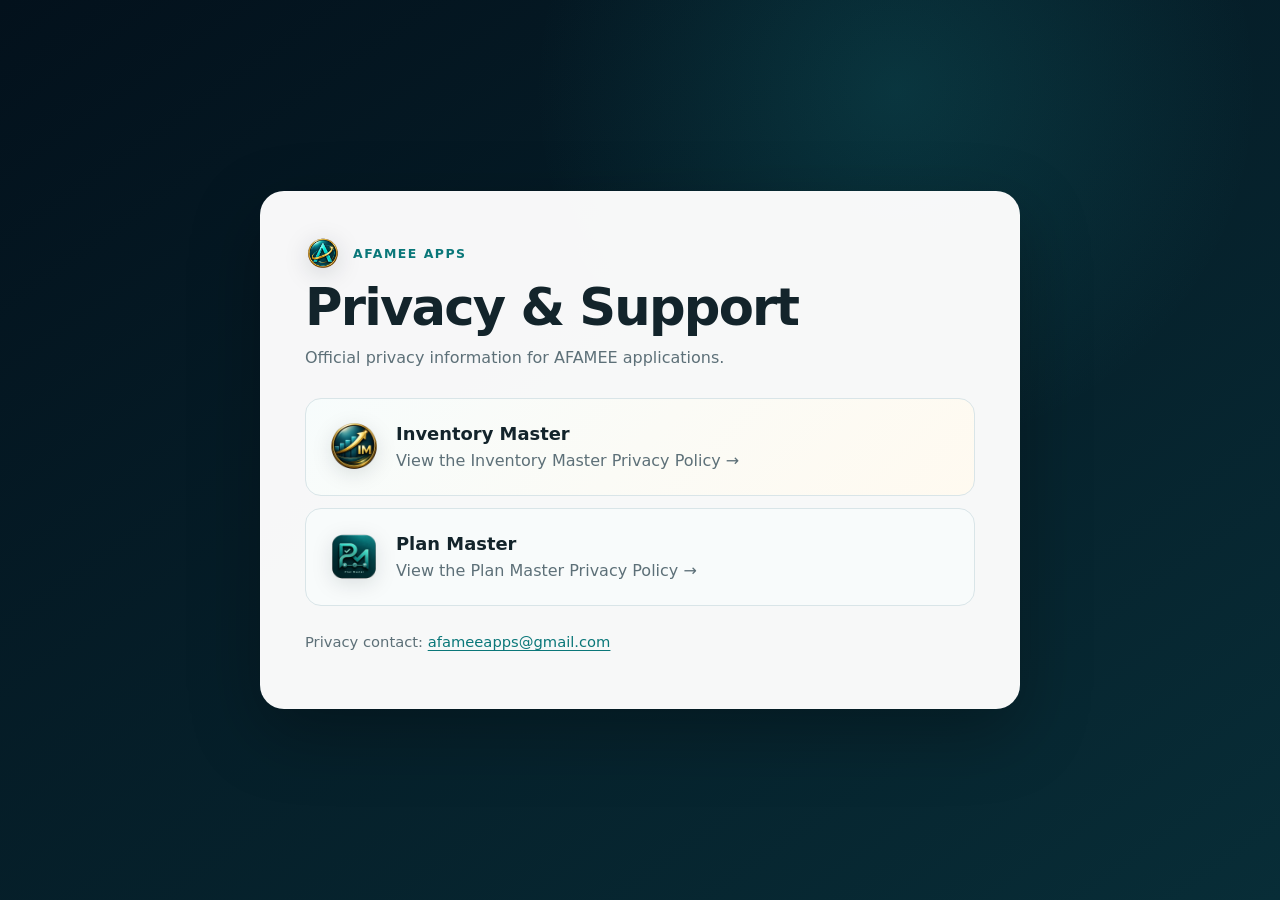
<file: index.html>
<!doctype html>
<html lang="en">
<head>
  <meta charset="utf-8">
  <meta name="viewport" content="width=device-width, initial-scale=1">
  <meta name="description" content="Privacy policies and support information for AFAMEE apps.">
  <meta name="theme-color" content="#03111c">
  <title>AFAMEE Apps — Privacy & Support</title>
  <link rel="icon" type="image/png" href="assets/afamee-dev.png">
  <link rel="stylesheet" href="styles.css?v=20260908-2">
</head>
<body>
  <main class="home-wrap">
    <div class="home-card">
      <div class="home-brand-row">
        <img class="afamee-dev-icon" src="assets/afamee-dev.png" alt="AFAMEE" width="36" height="36">
        <div class="home-kicker">AFAMEE Apps</div>
      </div>
      <h1>Privacy &amp; Support</h1>
      <p>Official privacy information for AFAMEE applications.</p>

      <div class="app-list">
        <a class="app-link app-link-featured" href="inventory-master/">
          <span class="app-link-row">
            <img class="app-mini-icon" src="assets/inventory-master.png" alt="" aria-hidden="true">
            <span>
              <strong>Inventory Master</strong>
              <span>View the Inventory Master Privacy Policy →</span>
            </span>
          </span>
        </a>

        <a class="app-link" href="plan-master/">
          <span class="app-link-row">
            <img class="app-mini-icon" src="assets/plan-master-icon.png" alt="" aria-hidden="true">
            <span>
              <strong>Plan Master</strong>
              <span>View the Plan Master Privacy Policy →</span>
            </span>
          </span>
        </a>
      </div>

      <p class="small home-contact">Privacy contact: <a href="mailto:afameeapps@gmail.com">afameeapps@gmail.com</a></p>
    </div>
  </main>
</body>
</html>
</file>
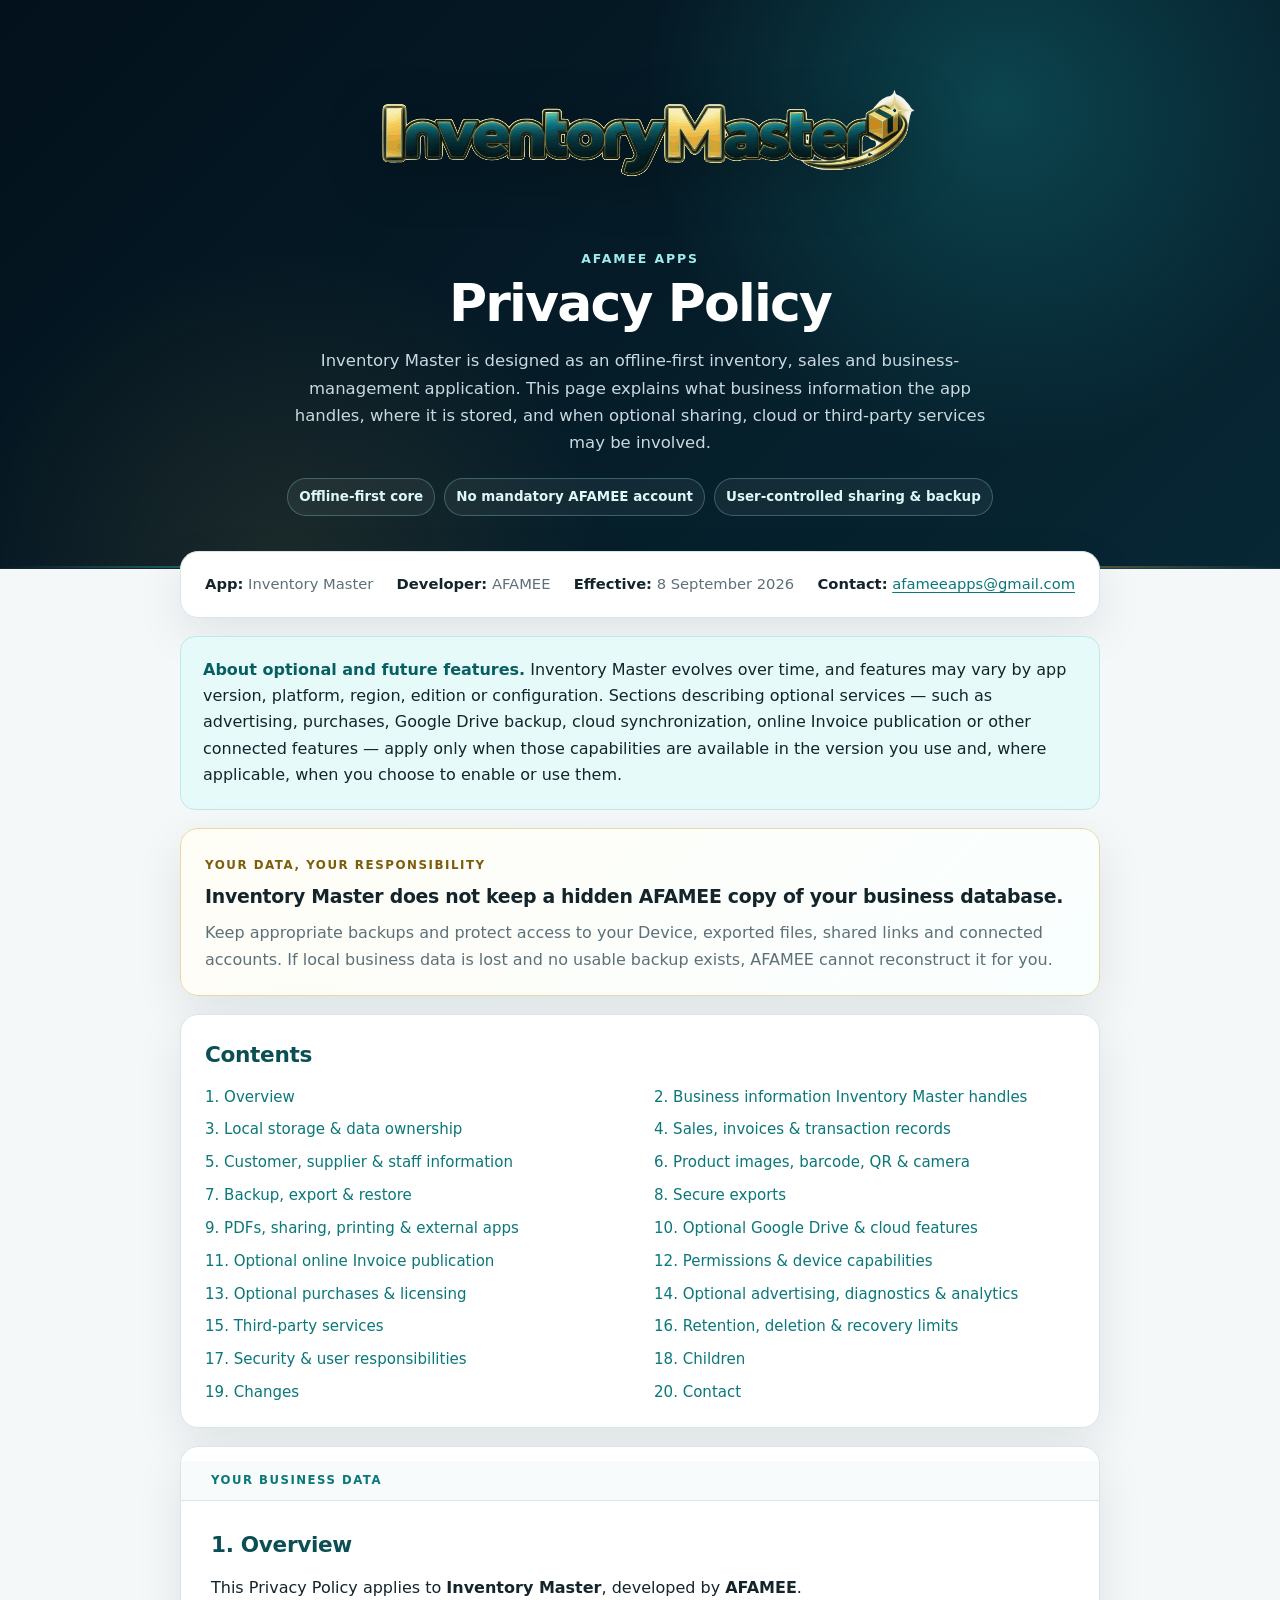
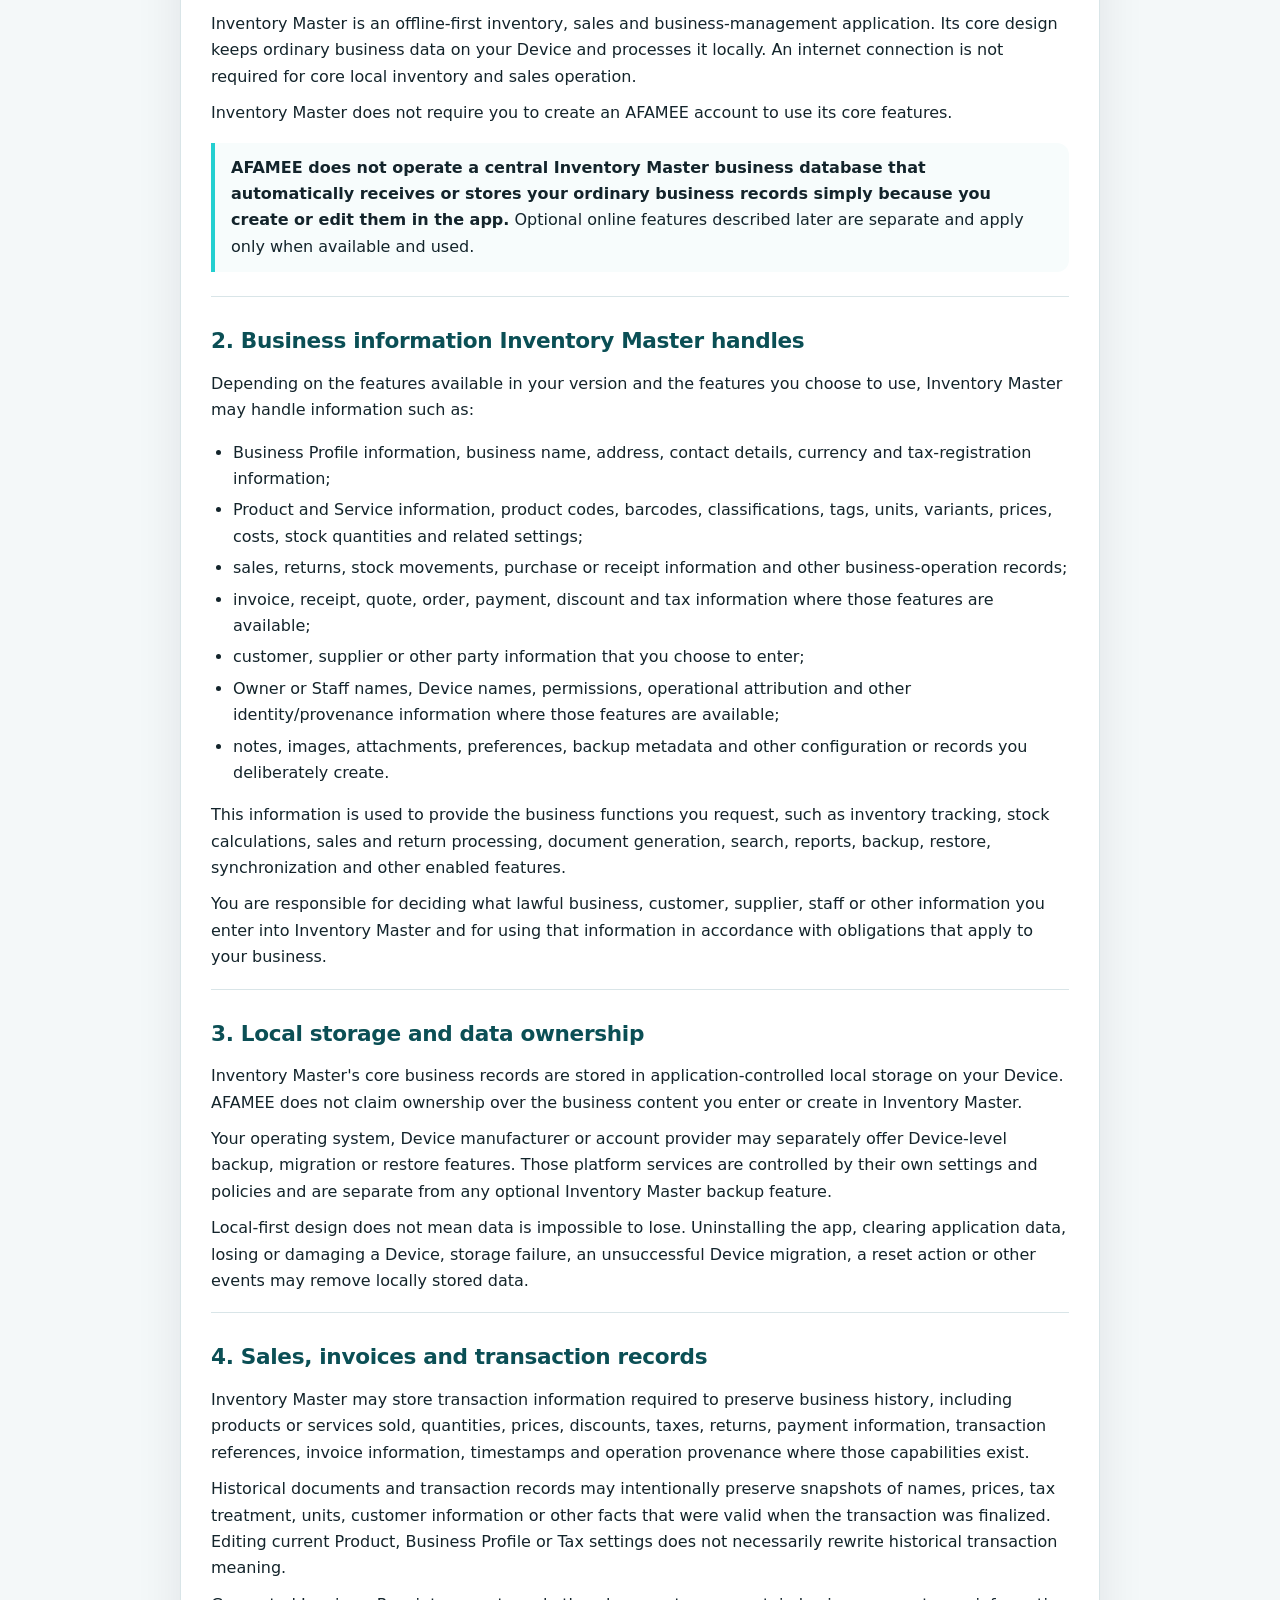
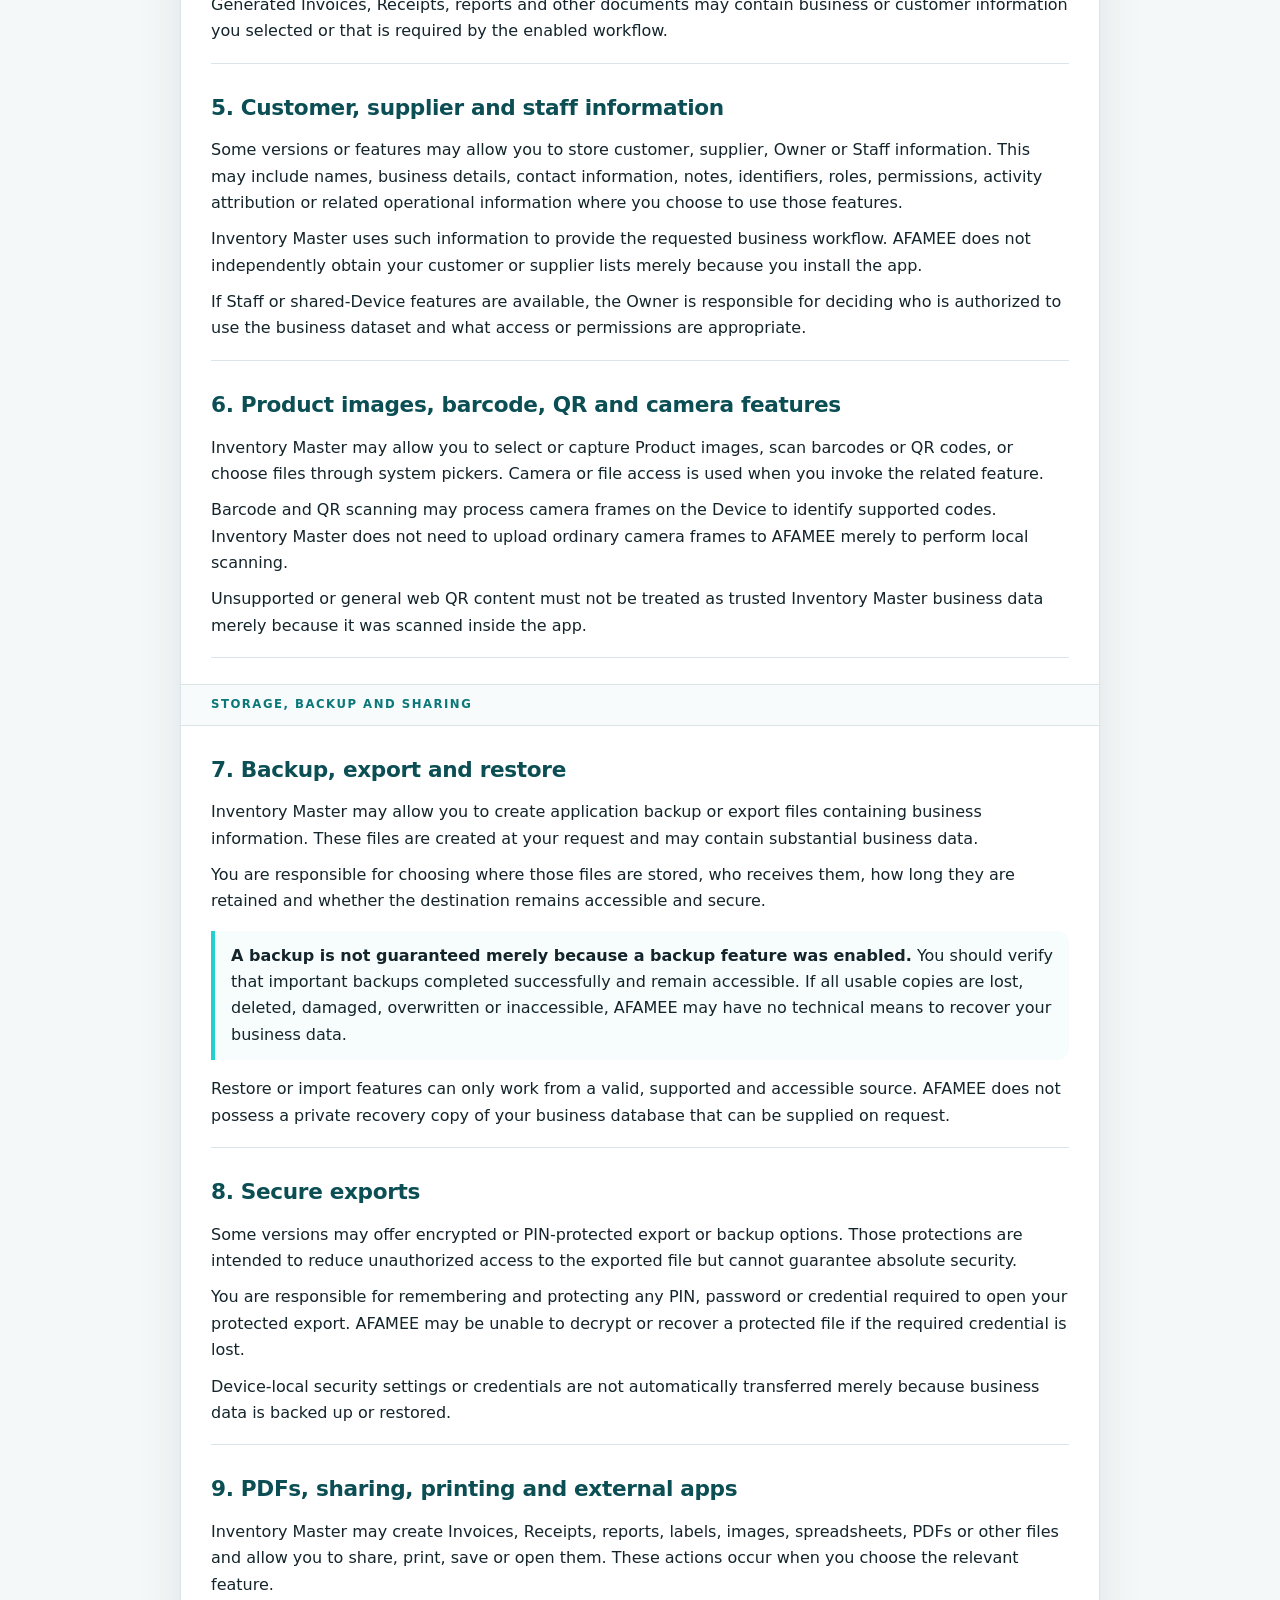
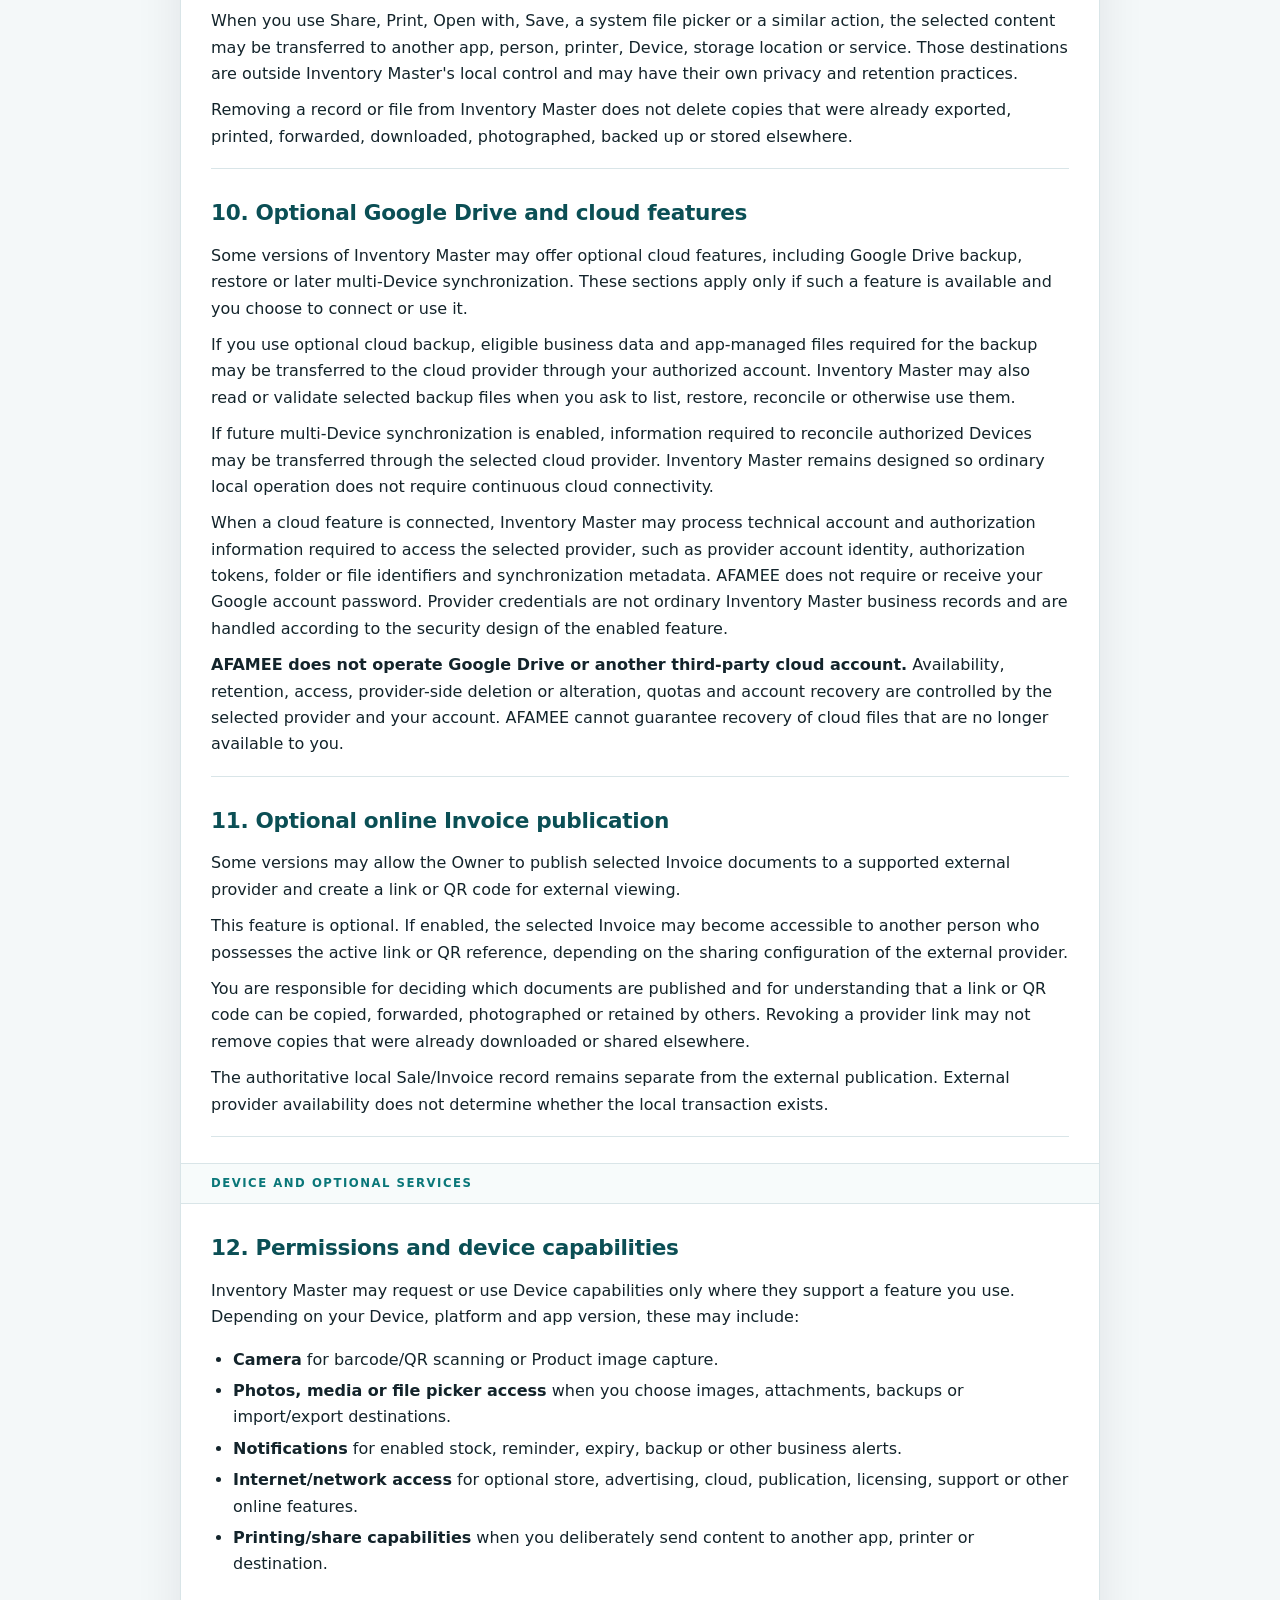
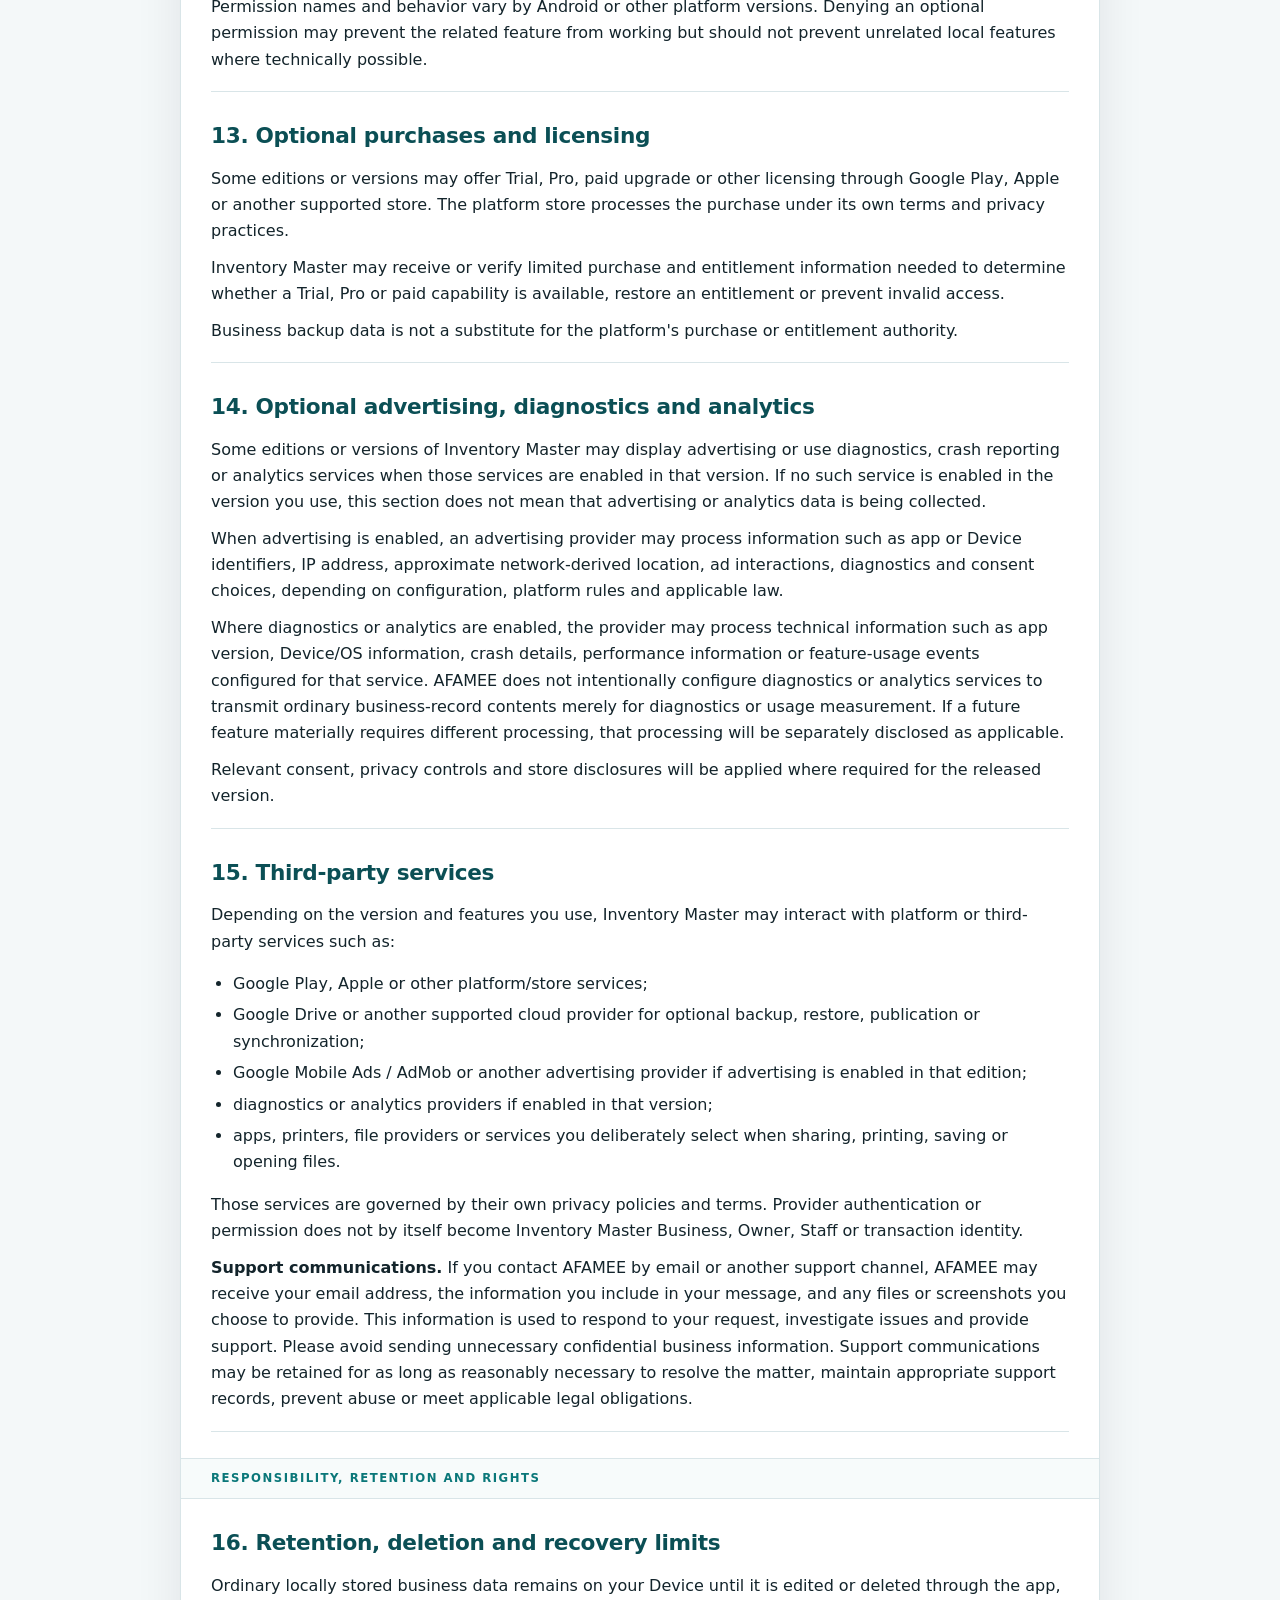
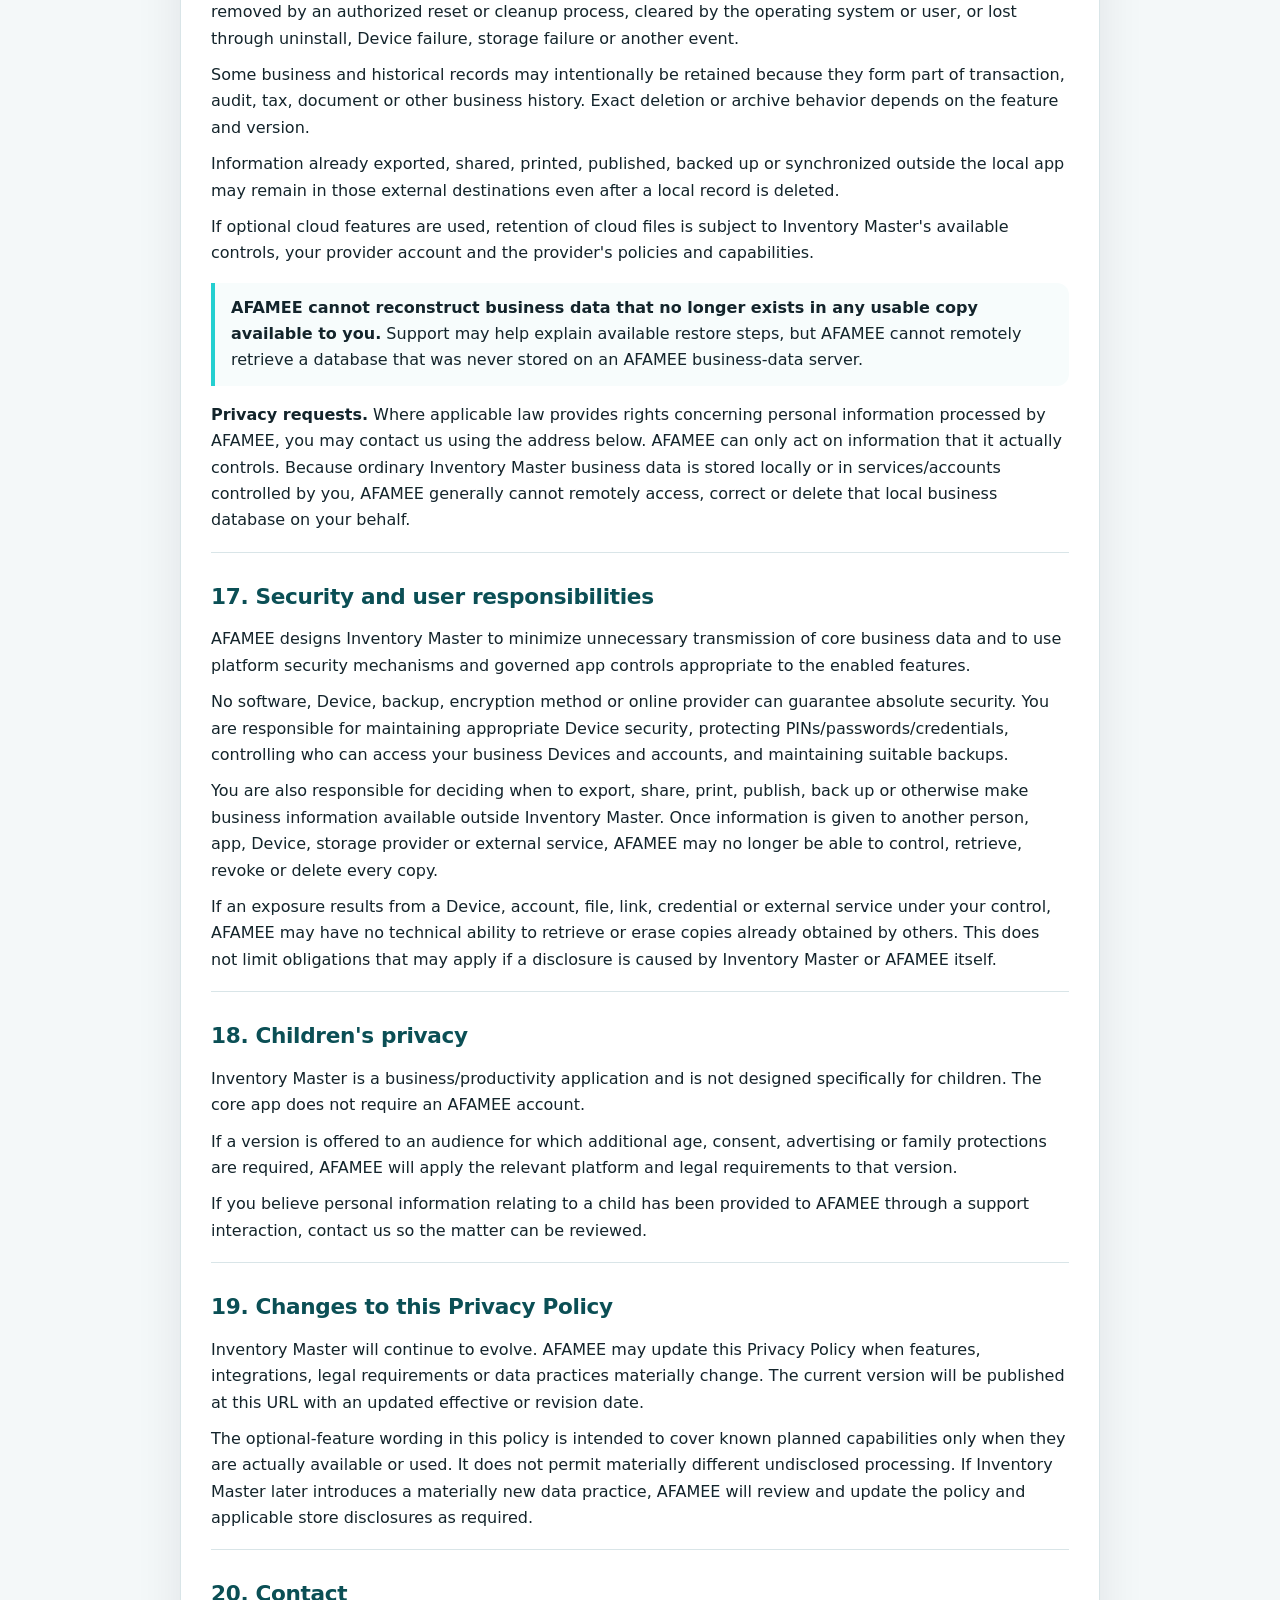
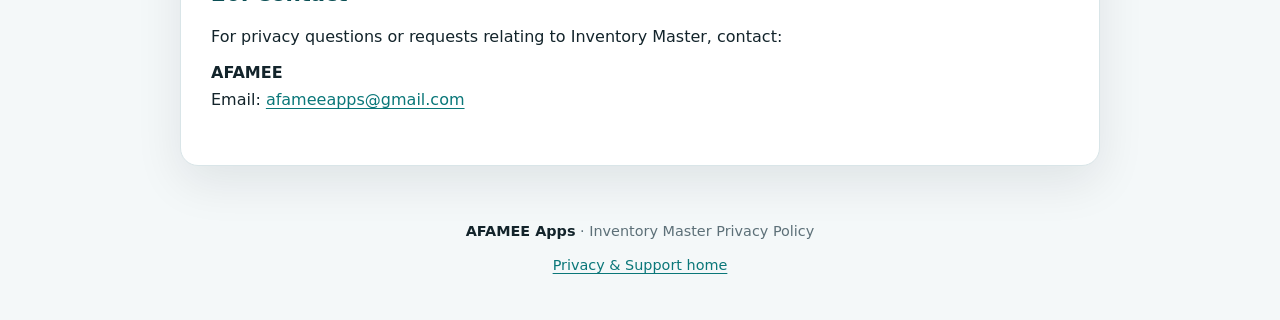
<file: inventory-master/index.html>
<!doctype html>
<html lang="en">
<head>
  <meta charset="utf-8">
  <meta name="viewport" content="width=device-width, initial-scale=1">
  <meta name="description" content="Privacy Policy for Inventory Master, developed by AFAMEE.">
  <meta name="theme-color" content="#03111c">
  <title>Inventory Master Privacy Policy — AFAMEE</title>
  <link rel="icon" type="image/png" href="../assets/afamee-dev.png">
  <link rel="stylesheet" href="../styles.css?v=20260908-2">
</head>
<body>
  <a class="skip-link" href="#policy">Skip to privacy policy</a>

  <header class="hero inventory-hero">
    <div class="hero-inner">
      <img class="brand-logo inventory-brand-logo" src="../assets/inventory-master.svg" alt="Inventory Master">
      <p class="eyebrow">AFAMEE Apps</p>
      <h1>Privacy Policy</h1>
      <p class="hero-copy">Inventory Master is designed as an offline-first inventory, sales and business-management application. This page explains what business information the app handles, where it is stored, and when optional sharing, cloud or third-party services may be involved.</p>
      <div class="badges" aria-label="Privacy highlights">
        <span class="badge">Offline-first core</span>
        <span class="badge">No mandatory AFAMEE account</span>
        <span class="badge">User-controlled sharing &amp; backup</span>
      </div>
    </div>
  </header>

  <main class="page" id="policy">
    <div class="card meta">
      <span><strong>App:</strong> Inventory Master</span>
      <span><strong>Developer:</strong> AFAMEE</span>
      <span><strong>Effective:</strong> 8 September 2026</span>
      <span><strong>Contact:</strong> <a href="mailto:afameeapps@gmail.com">afameeapps@gmail.com</a></span>
    </div>

    <div class="notice">
      <strong>About optional and future features.</strong> Inventory Master evolves over time, and features may vary by app version, platform, region, edition or configuration. Sections describing optional services — such as advertising, purchases, Google Drive backup, cloud synchronization, online Invoice publication or other connected features — apply only when those capabilities are available in the version you use and, where applicable, when you choose to enable or use them.
    </div>

    <div class="responsibility card">
      <span class="responsibility-label">Your data, your responsibility</span>
      <h2>Inventory Master does not keep a hidden AFAMEE copy of your business database.</h2>
      <p>Keep appropriate backups and protect access to your Device, exported files, shared links and connected accounts. If local business data is lost and no usable backup exists, AFAMEE cannot reconstruct it for you.</p>
    </div>

    <nav class="card toc" aria-label="Policy contents">
      <h2>Contents</h2>
      <div class="toc-grid">
        <a href="#overview">1. Overview</a>
        <a href="#business-data">2. Business information Inventory Master handles</a>
        <a href="#local-storage">3. Local storage &amp; data ownership</a>
        <a href="#sales-documents">4. Sales, invoices &amp; transaction records</a>
        <a href="#parties">5. Customer, supplier &amp; staff information</a>
        <a href="#camera">6. Product images, barcode, QR &amp; camera</a>
        <a href="#backup">7. Backup, export &amp; restore</a>
        <a href="#secure-export">8. Secure exports</a>
        <a href="#sharing">9. PDFs, sharing, printing &amp; external apps</a>
        <a href="#cloud">10. Optional Google Drive &amp; cloud features</a>
        <a href="#online-invoices">11. Optional online Invoice publication</a>
        <a href="#permissions">12. Permissions &amp; device capabilities</a>
        <a href="#purchases">13. Optional purchases &amp; licensing</a>
        <a href="#ads">14. Optional advertising, diagnostics &amp; analytics</a>
        <a href="#third-parties">15. Third-party services</a>
        <a href="#retention">16. Retention, deletion &amp; recovery limits</a>
        <a href="#security">17. Security &amp; user responsibilities</a>
        <a href="#children">18. Children</a>
        <a href="#changes">19. Changes</a>
        <a href="#contact">20. Contact</a>
      </div>
    </nav>

    <article class="card policy">
      <div class="section-group">Your business data</div>

      <section id="overview">
        <h2>1. Overview</h2>
        <p>This Privacy Policy applies to <strong>Inventory Master</strong>, developed by <strong>AFAMEE</strong>.</p>
        <p>Inventory Master is an offline-first inventory, sales and business-management application. Its core design keeps ordinary business data on your Device and processes it locally. An internet connection is not required for core local inventory and sales operation.</p>
        <p>Inventory Master does not require you to create an AFAMEE account to use its core features.</p>
        <div class="callout"><strong>AFAMEE does not operate a central Inventory Master business database that automatically receives or stores your ordinary business records simply because you create or edit them in the app.</strong> Optional online features described later are separate and apply only when available and used.</div>
      </section>

      <section id="business-data">
        <h2>2. Business information Inventory Master handles</h2>
        <p>Depending on the features available in your version and the features you choose to use, Inventory Master may handle information such as:</p>
        <ul>
          <li>Business Profile information, business name, address, contact details, currency and tax-registration information;</li>
          <li>Product and Service information, product codes, barcodes, classifications, tags, units, variants, prices, costs, stock quantities and related settings;</li>
          <li>sales, returns, stock movements, purchase or receipt information and other business-operation records;</li>
          <li>invoice, receipt, quote, order, payment, discount and tax information where those features are available;</li>
          <li>customer, supplier or other party information that you choose to enter;</li>
          <li>Owner or Staff names, Device names, permissions, operational attribution and other identity/provenance information where those features are available;</li>
          <li>notes, images, attachments, preferences, backup metadata and other configuration or records you deliberately create.</li>
        </ul>
        <p>This information is used to provide the business functions you request, such as inventory tracking, stock calculations, sales and return processing, document generation, search, reports, backup, restore, synchronization and other enabled features.</p>
        <p>You are responsible for deciding what lawful business, customer, supplier, staff or other information you enter into Inventory Master and for using that information in accordance with obligations that apply to your business.</p>
      </section>

      <section id="local-storage">
        <h2>3. Local storage and data ownership</h2>
        <p>Inventory Master's core business records are stored in application-controlled local storage on your Device. AFAMEE does not claim ownership over the business content you enter or create in Inventory Master.</p>
        <p>Your operating system, Device manufacturer or account provider may separately offer Device-level backup, migration or restore features. Those platform services are controlled by their own settings and policies and are separate from any optional Inventory Master backup feature.</p>
        <p>Local-first design does not mean data is impossible to lose. Uninstalling the app, clearing application data, losing or damaging a Device, storage failure, an unsuccessful Device migration, a reset action or other events may remove locally stored data.</p>
      </section>

      <section id="sales-documents">
        <h2>4. Sales, invoices and transaction records</h2>
        <p>Inventory Master may store transaction information required to preserve business history, including products or services sold, quantities, prices, discounts, taxes, returns, payment information, transaction references, invoice information, timestamps and operation provenance where those capabilities exist.</p>
        <p>Historical documents and transaction records may intentionally preserve snapshots of names, prices, tax treatment, units, customer information or other facts that were valid when the transaction was finalized. Editing current Product, Business Profile or Tax settings does not necessarily rewrite historical transaction meaning.</p>
        <p>Generated Invoices, Receipts, reports and other documents may contain business or customer information you selected or that is required by the enabled workflow.</p>
      </section>

      <section id="parties">
        <h2>5. Customer, supplier and staff information</h2>
        <p>Some versions or features may allow you to store customer, supplier, Owner or Staff information. This may include names, business details, contact information, notes, identifiers, roles, permissions, activity attribution or related operational information where you choose to use those features.</p>
        <p>Inventory Master uses such information to provide the requested business workflow. AFAMEE does not independently obtain your customer or supplier lists merely because you install the app.</p>
        <p>If Staff or shared-Device features are available, the Owner is responsible for deciding who is authorized to use the business dataset and what access or permissions are appropriate.</p>
      </section>

      <section id="camera">
        <h2>6. Product images, barcode, QR and camera features</h2>
        <p>Inventory Master may allow you to select or capture Product images, scan barcodes or QR codes, or choose files through system pickers. Camera or file access is used when you invoke the related feature.</p>
        <p>Barcode and QR scanning may process camera frames on the Device to identify supported codes. Inventory Master does not need to upload ordinary camera frames to AFAMEE merely to perform local scanning.</p>
        <p>Unsupported or general web QR content must not be treated as trusted Inventory Master business data merely because it was scanned inside the app.</p>
      </section>

      <div class="section-group">Storage, backup and sharing</div>

      <section id="backup">
        <h2>7. Backup, export and restore</h2>
        <p>Inventory Master may allow you to create application backup or export files containing business information. These files are created at your request and may contain substantial business data.</p>
        <p>You are responsible for choosing where those files are stored, who receives them, how long they are retained and whether the destination remains accessible and secure.</p>
        <div class="callout"><strong>A backup is not guaranteed merely because a backup feature was enabled.</strong> You should verify that important backups completed successfully and remain accessible. If all usable copies are lost, deleted, damaged, overwritten or inaccessible, AFAMEE may have no technical means to recover your business data.</div>
        <p>Restore or import features can only work from a valid, supported and accessible source. AFAMEE does not possess a private recovery copy of your business database that can be supplied on request.</p>
      </section>

      <section id="secure-export">
        <h2>8. Secure exports</h2>
        <p>Some versions may offer encrypted or PIN-protected export or backup options. Those protections are intended to reduce unauthorized access to the exported file but cannot guarantee absolute security.</p>
        <p>You are responsible for remembering and protecting any PIN, password or credential required to open your protected export. AFAMEE may be unable to decrypt or recover a protected file if the required credential is lost.</p>
        <p>Device-local security settings or credentials are not automatically transferred merely because business data is backed up or restored.</p>
      </section>

      <section id="sharing">
        <h2>9. PDFs, sharing, printing and external apps</h2>
        <p>Inventory Master may create Invoices, Receipts, reports, labels, images, spreadsheets, PDFs or other files and allow you to share, print, save or open them. These actions occur when you choose the relevant feature.</p>
        <p>When you use Share, Print, Open with, Save, a system file picker or a similar action, the selected content may be transferred to another app, person, printer, Device, storage location or service. Those destinations are outside Inventory Master's local control and may have their own privacy and retention practices.</p>
        <p>Removing a record or file from Inventory Master does not delete copies that were already exported, printed, forwarded, downloaded, photographed, backed up or stored elsewhere.</p>
      </section>

      <section id="cloud">
        <h2>10. Optional Google Drive and cloud features</h2>
        <p>Some versions of Inventory Master may offer optional cloud features, including Google Drive backup, restore or later multi-Device synchronization. These sections apply only if such a feature is available and you choose to connect or use it.</p>
        <p>If you use optional cloud backup, eligible business data and app-managed files required for the backup may be transferred to the cloud provider through your authorized account. Inventory Master may also read or validate selected backup files when you ask to list, restore, reconcile or otherwise use them.</p>
        <p>If future multi-Device synchronization is enabled, information required to reconcile authorized Devices may be transferred through the selected cloud provider. Inventory Master remains designed so ordinary local operation does not require continuous cloud connectivity.</p>
        <p>When a cloud feature is connected, Inventory Master may process technical account and authorization information required to access the selected provider, such as provider account identity, authorization tokens, folder or file identifiers and synchronization metadata. AFAMEE does not require or receive your Google account password. Provider credentials are not ordinary Inventory Master business records and are handled according to the security design of the enabled feature.</p>
        <p><strong>AFAMEE does not operate Google Drive or another third-party cloud account.</strong> Availability, retention, access, provider-side deletion or alteration, quotas and account recovery are controlled by the selected provider and your account. AFAMEE cannot guarantee recovery of cloud files that are no longer available to you.</p>
      </section>

      <section id="online-invoices">
        <h2>11. Optional online Invoice publication</h2>
        <p>Some versions may allow the Owner to publish selected Invoice documents to a supported external provider and create a link or QR code for external viewing.</p>
        <p>This feature is optional. If enabled, the selected Invoice may become accessible to another person who possesses the active link or QR reference, depending on the sharing configuration of the external provider.</p>
        <p>You are responsible for deciding which documents are published and for understanding that a link or QR code can be copied, forwarded, photographed or retained by others. Revoking a provider link may not remove copies that were already downloaded or shared elsewhere.</p>
        <p>The authoritative local Sale/Invoice record remains separate from the external publication. External provider availability does not determine whether the local transaction exists.</p>
      </section>

      <div class="section-group">Device and optional services</div>

      <section id="permissions">
        <h2>12. Permissions and device capabilities</h2>
        <p>Inventory Master may request or use Device capabilities only where they support a feature you use. Depending on your Device, platform and app version, these may include:</p>
        <ul>
          <li><strong>Camera</strong> for barcode/QR scanning or Product image capture.</li>
          <li><strong>Photos, media or file picker access</strong> when you choose images, attachments, backups or import/export destinations.</li>
          <li><strong>Notifications</strong> for enabled stock, reminder, expiry, backup or other business alerts.</li>
          <li><strong>Internet/network access</strong> for optional store, advertising, cloud, publication, licensing, support or other online features.</li>
          <li><strong>Printing/share capabilities</strong> when you deliberately send content to another app, printer or destination.</li>
        </ul>
        <p>Permission names and behavior vary by Android or other platform versions. Denying an optional permission may prevent the related feature from working but should not prevent unrelated local features where technically possible.</p>
      </section>

      <section id="purchases">
        <h2>13. Optional purchases and licensing</h2>
        <p>Some editions or versions may offer Trial, Pro, paid upgrade or other licensing through Google Play, Apple or another supported store. The platform store processes the purchase under its own terms and privacy practices.</p>
        <p>Inventory Master may receive or verify limited purchase and entitlement information needed to determine whether a Trial, Pro or paid capability is available, restore an entitlement or prevent invalid access.</p>
        <p>Business backup data is not a substitute for the platform's purchase or entitlement authority.</p>
      </section>

      <section id="ads">
        <h2>14. Optional advertising, diagnostics and analytics</h2>
        <p>Some editions or versions of Inventory Master may display advertising or use diagnostics, crash reporting or analytics services when those services are enabled in that version. If no such service is enabled in the version you use, this section does not mean that advertising or analytics data is being collected.</p>
        <p>When advertising is enabled, an advertising provider may process information such as app or Device identifiers, IP address, approximate network-derived location, ad interactions, diagnostics and consent choices, depending on configuration, platform rules and applicable law.</p>
        <p>Where diagnostics or analytics are enabled, the provider may process technical information such as app version, Device/OS information, crash details, performance information or feature-usage events configured for that service. AFAMEE does not intentionally configure diagnostics or analytics services to transmit ordinary business-record contents merely for diagnostics or usage measurement. If a future feature materially requires different processing, that processing will be separately disclosed as applicable.</p>
        <p>Relevant consent, privacy controls and store disclosures will be applied where required for the released version.</p>
      </section>

      <section id="third-parties">
        <h2>15. Third-party services</h2>
        <p>Depending on the version and features you use, Inventory Master may interact with platform or third-party services such as:</p>
        <ul>
          <li>Google Play, Apple or other platform/store services;</li>
          <li>Google Drive or another supported cloud provider for optional backup, restore, publication or synchronization;</li>
          <li>Google Mobile Ads / AdMob or another advertising provider if advertising is enabled in that edition;</li>
          <li>diagnostics or analytics providers if enabled in that version;</li>
          <li>apps, printers, file providers or services you deliberately select when sharing, printing, saving or opening files.</li>
        </ul>
        <p>Those services are governed by their own privacy policies and terms. Provider authentication or permission does not by itself become Inventory Master Business, Owner, Staff or transaction identity.</p>
        <p><strong>Support communications.</strong> If you contact AFAMEE by email or another support channel, AFAMEE may receive your email address, the information you include in your message, and any files or screenshots you choose to provide. This information is used to respond to your request, investigate issues and provide support. Please avoid sending unnecessary confidential business information. Support communications may be retained for as long as reasonably necessary to resolve the matter, maintain appropriate support records, prevent abuse or meet applicable legal obligations.</p>
      </section>

      <div class="section-group">Responsibility, retention and rights</div>

      <section id="retention">
        <h2>16. Retention, deletion and recovery limits</h2>
        <p>Ordinary locally stored business data remains on your Device until it is edited or deleted through the app, removed by an authorized reset or cleanup process, cleared by the operating system or user, or lost through uninstall, Device failure, storage failure or another event.</p>
        <p>Some business and historical records may intentionally be retained because they form part of transaction, audit, tax, document or other business history. Exact deletion or archive behavior depends on the feature and version.</p>
        <p>Information already exported, shared, printed, published, backed up or synchronized outside the local app may remain in those external destinations even after a local record is deleted.</p>
        <p>If optional cloud features are used, retention of cloud files is subject to Inventory Master's available controls, your provider account and the provider's policies and capabilities.</p>
        <div class="callout"><strong>AFAMEE cannot reconstruct business data that no longer exists in any usable copy available to you.</strong> Support may help explain available restore steps, but AFAMEE cannot remotely retrieve a database that was never stored on an AFAMEE business-data server.</div>
        <p><strong>Privacy requests.</strong> Where applicable law provides rights concerning personal information processed by AFAMEE, you may contact us using the address below. AFAMEE can only act on information that it actually controls. Because ordinary Inventory Master business data is stored locally or in services/accounts controlled by you, AFAMEE generally cannot remotely access, correct or delete that local business database on your behalf.</p>
      </section>

      <section id="security">
        <h2>17. Security and user responsibilities</h2>
        <p>AFAMEE designs Inventory Master to minimize unnecessary transmission of core business data and to use platform security mechanisms and governed app controls appropriate to the enabled features.</p>
        <p>No software, Device, backup, encryption method or online provider can guarantee absolute security. You are responsible for maintaining appropriate Device security, protecting PINs/passwords/credentials, controlling who can access your business Devices and accounts, and maintaining suitable backups.</p>
        <p>You are also responsible for deciding when to export, share, print, publish, back up or otherwise make business information available outside Inventory Master. Once information is given to another person, app, Device, storage provider or external service, AFAMEE may no longer be able to control, retrieve, revoke or delete every copy.</p>
        <p>If an exposure results from a Device, account, file, link, credential or external service under your control, AFAMEE may have no technical ability to retrieve or erase copies already obtained by others. This does not limit obligations that may apply if a disclosure is caused by Inventory Master or AFAMEE itself.</p>
      </section>

      <section id="children">
        <h2>18. Children's privacy</h2>
        <p>Inventory Master is a business/productivity application and is not designed specifically for children. The core app does not require an AFAMEE account.</p>
        <p>If a version is offered to an audience for which additional age, consent, advertising or family protections are required, AFAMEE will apply the relevant platform and legal requirements to that version.</p>
        <p>If you believe personal information relating to a child has been provided to AFAMEE through a support interaction, contact us so the matter can be reviewed.</p>
      </section>

      <section id="changes">
        <h2>19. Changes to this Privacy Policy</h2>
        <p>Inventory Master will continue to evolve. AFAMEE may update this Privacy Policy when features, integrations, legal requirements or data practices materially change. The current version will be published at this URL with an updated effective or revision date.</p>
        <p>The optional-feature wording in this policy is intended to cover known planned capabilities only when they are actually available or used. It does not permit materially different undisclosed processing. If Inventory Master later introduces a materially new data practice, AFAMEE will review and update the policy and applicable store disclosures as required.</p>
      </section>

      <section id="contact">
        <h2>20. Contact</h2>
        <p>For privacy questions or requests relating to Inventory Master, contact:</p>
        <p><strong>AFAMEE</strong><br>
        Email: <a href="mailto:afameeapps@gmail.com">afameeapps@gmail.com</a></p>
      </section>
    </article>
  </main>

  <footer class="footer">
    <p><strong>AFAMEE Apps</strong> · Inventory Master Privacy Policy</p>
    <p><a href="../">Privacy &amp; Support home</a></p>
  </footer>
</body>
</html>
</file>
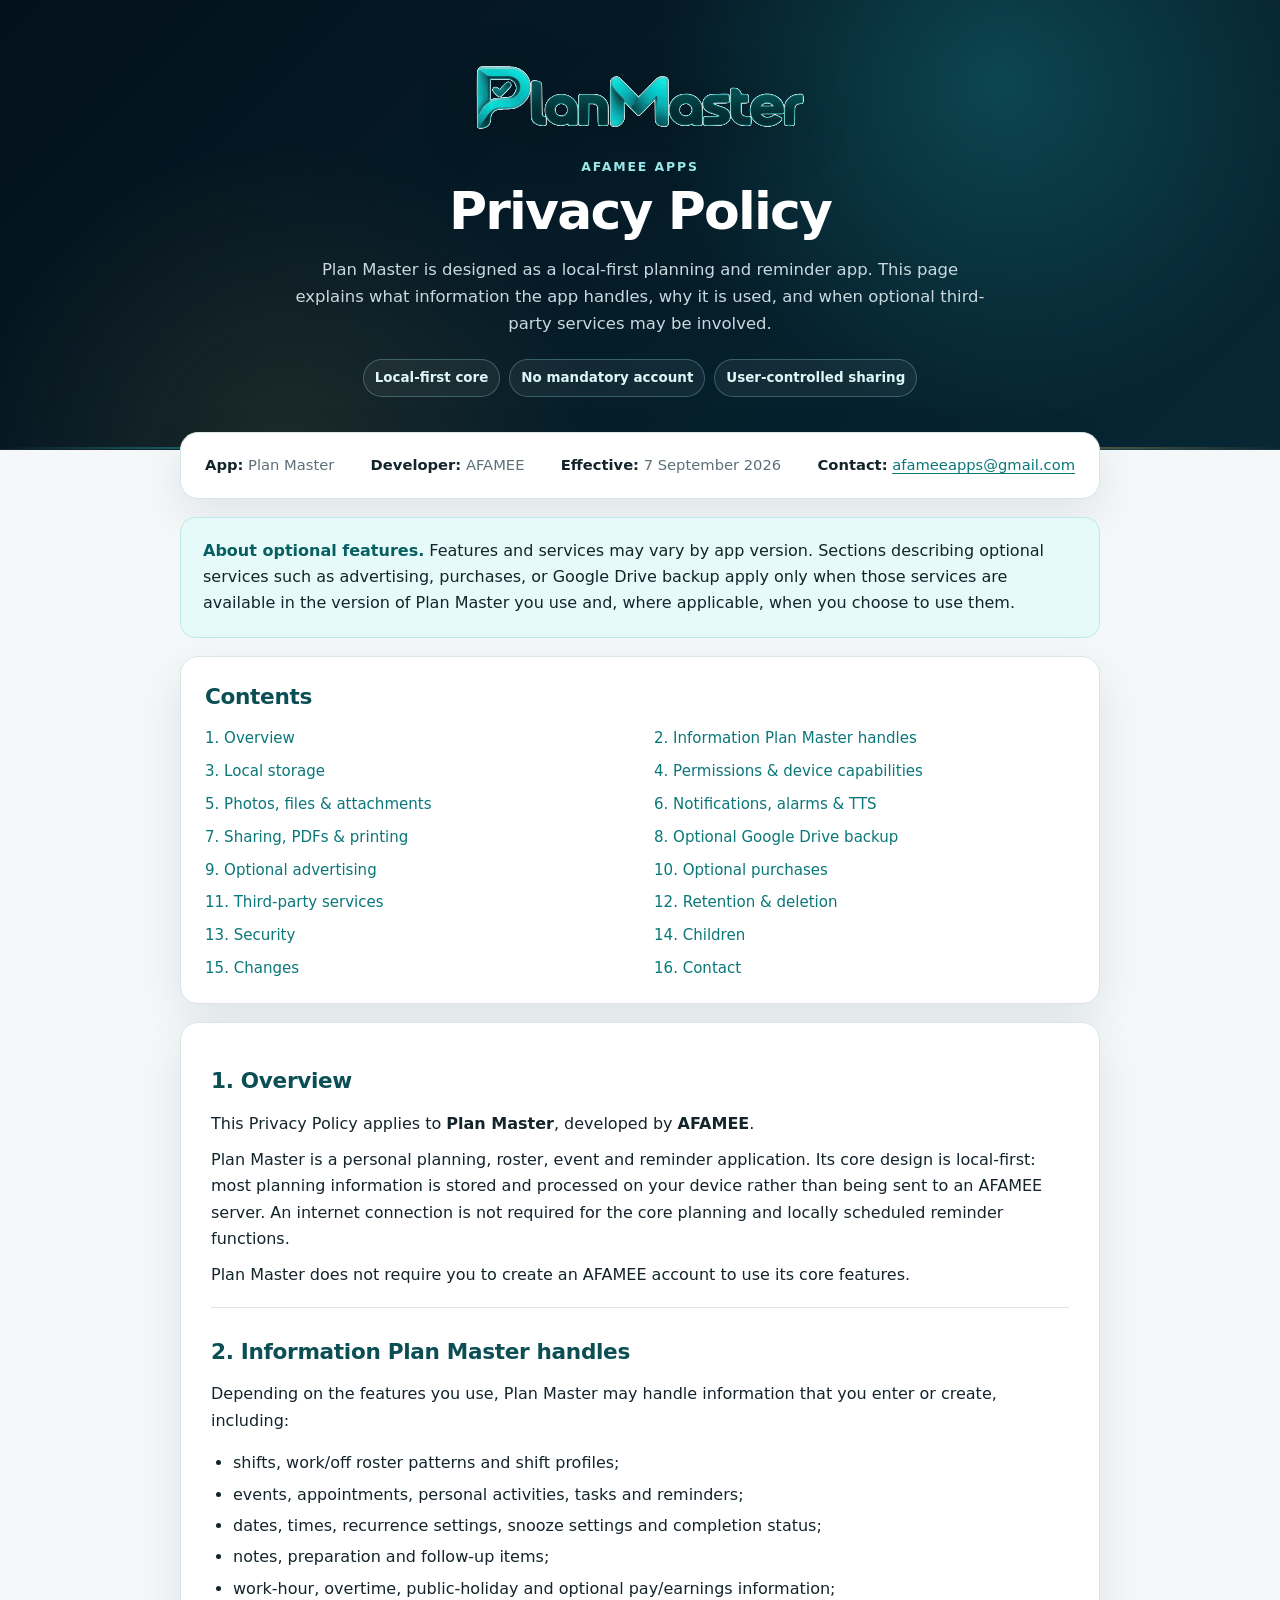
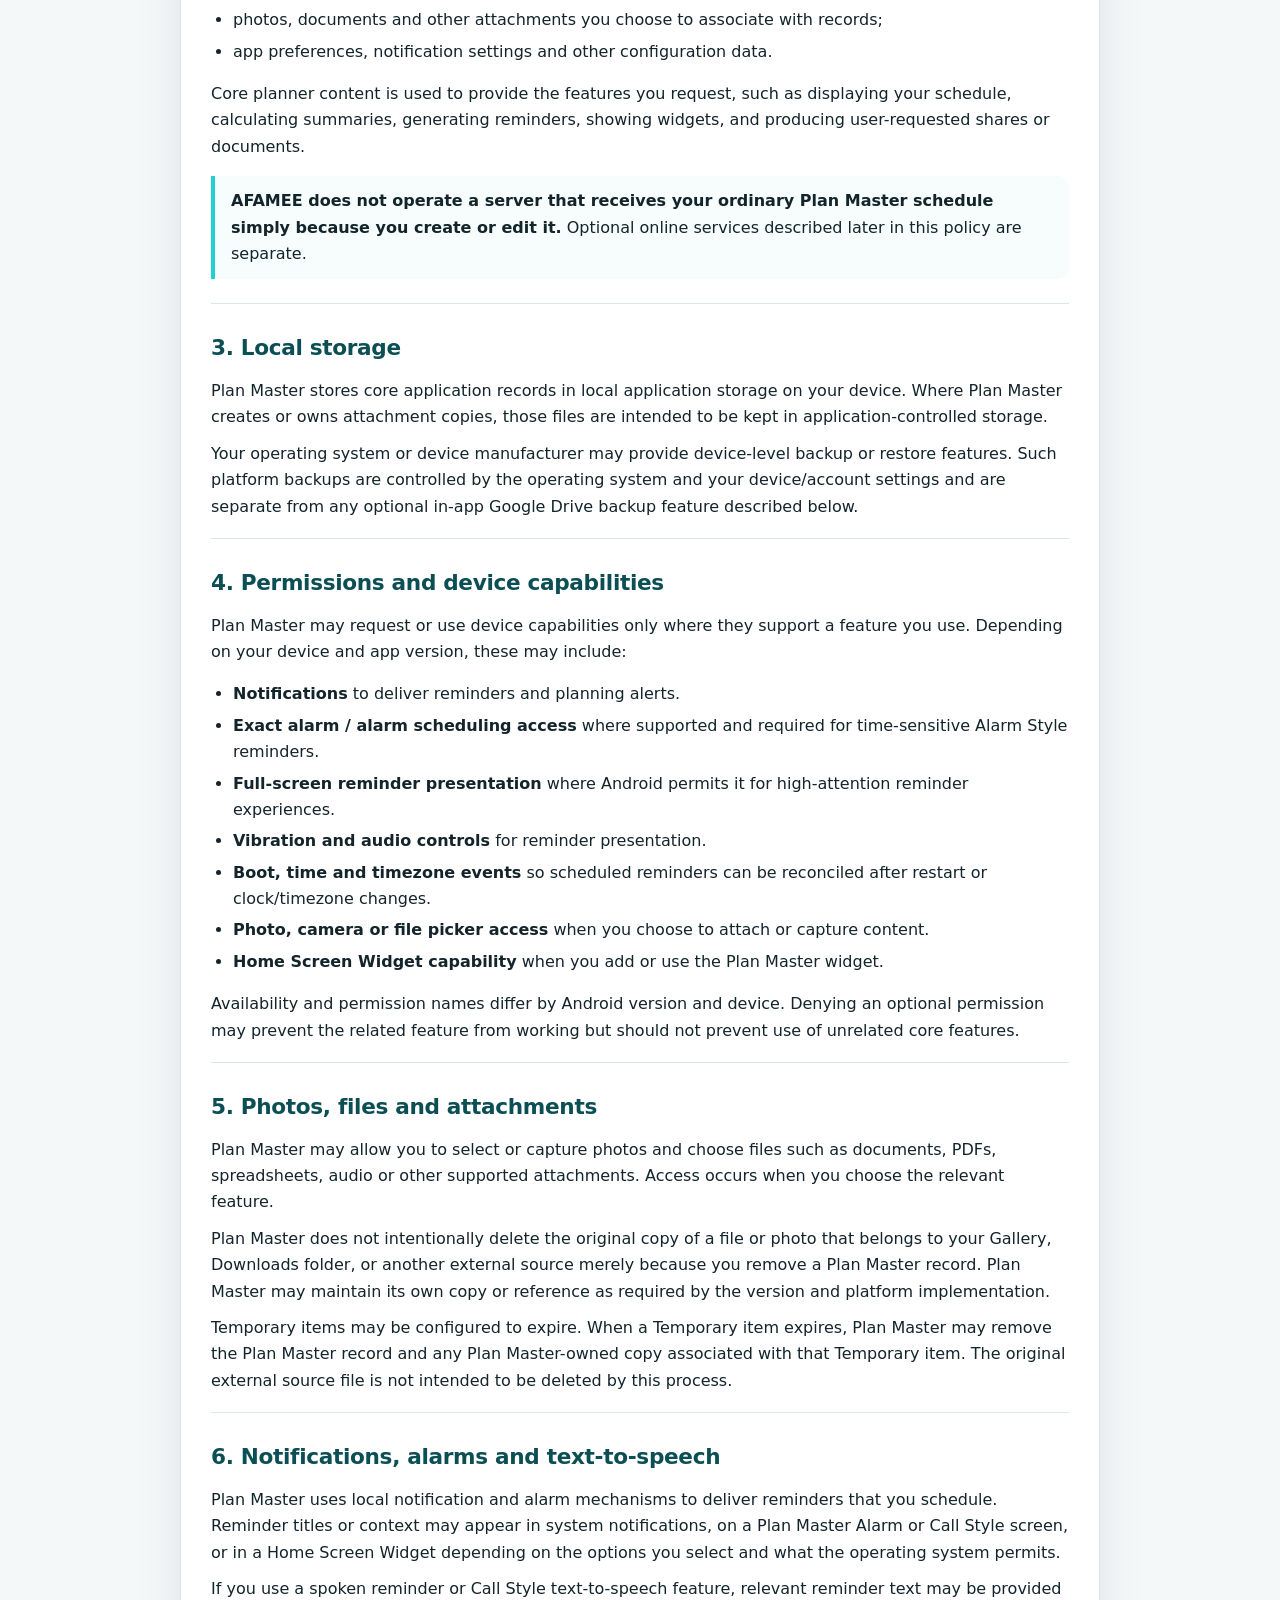
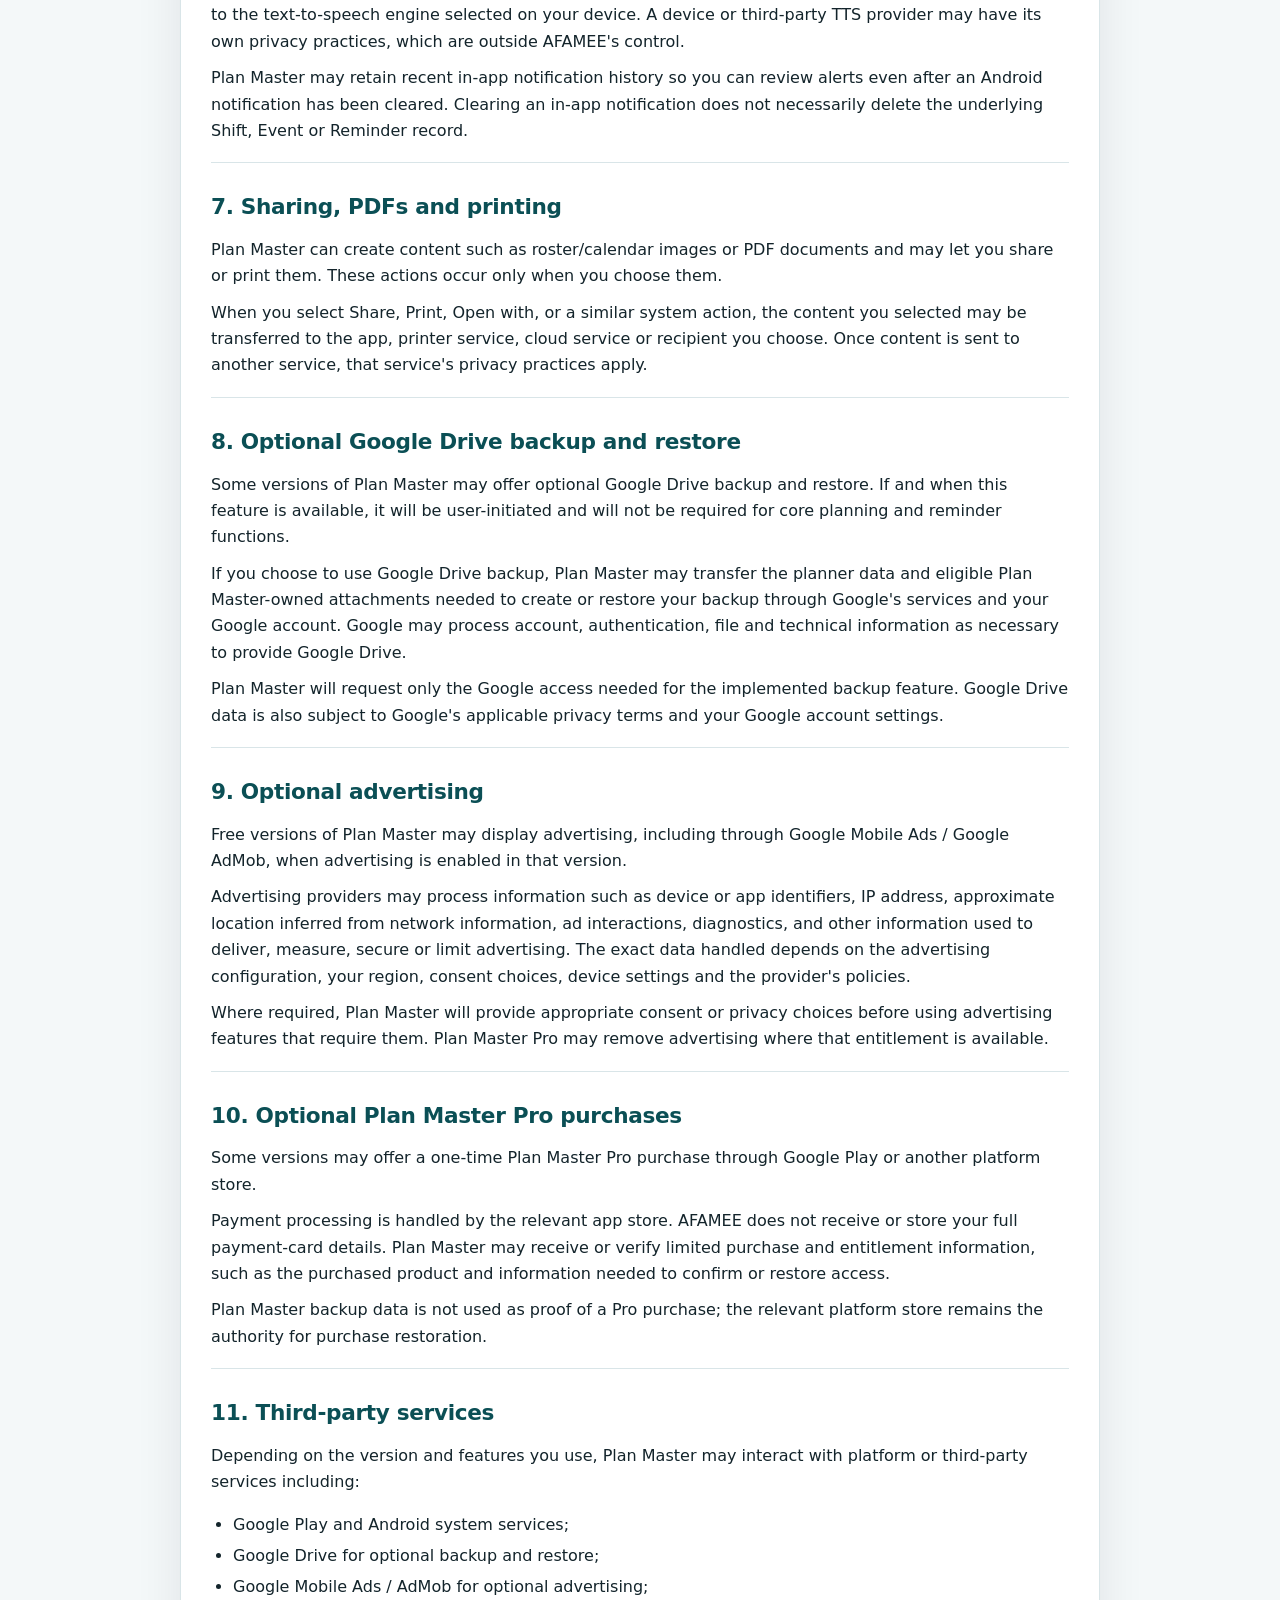
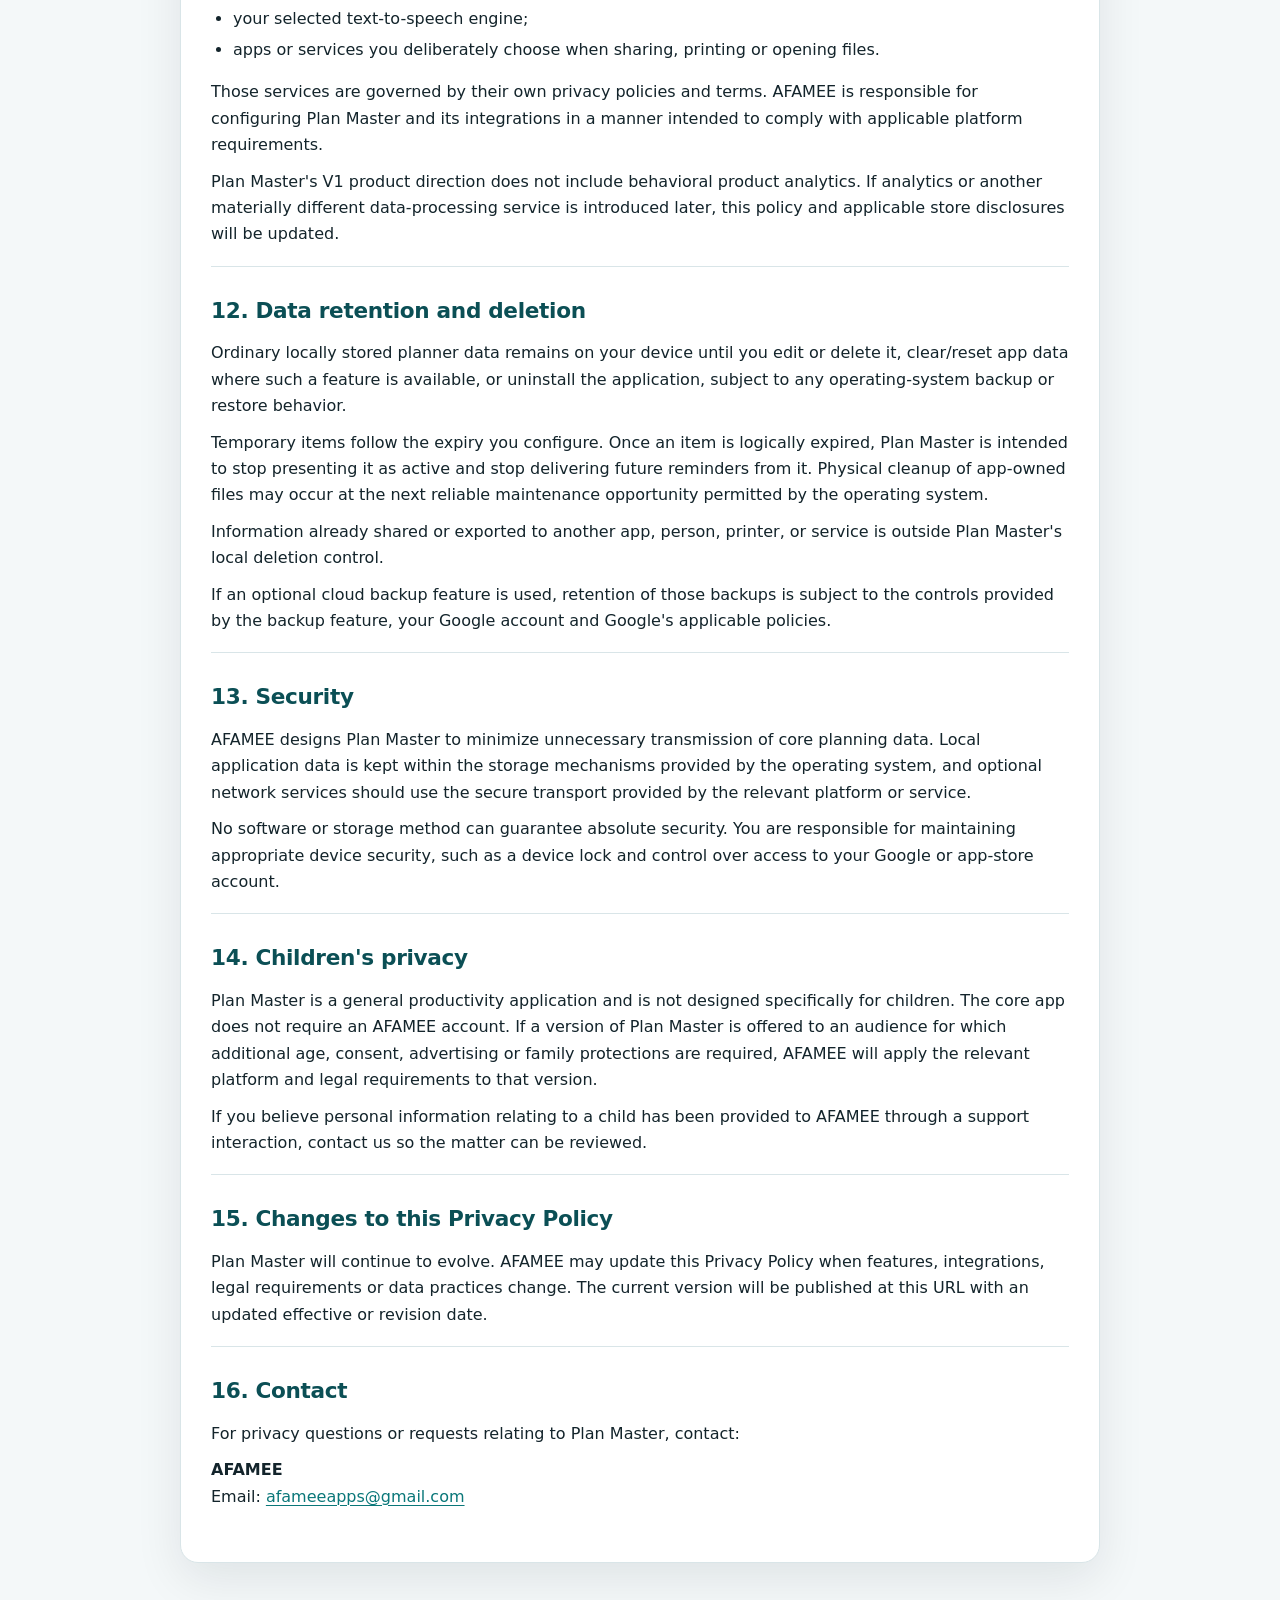
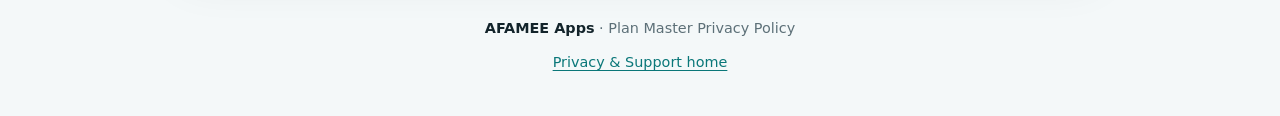
<file: plan-master/index.html>
<!doctype html>
<html lang="en">
<head>
  <meta charset="utf-8">
  <meta name="viewport" content="width=device-width, initial-scale=1">
  <meta name="description" content="Privacy Policy for Plan Master, developed by AFAMEE.">
  <meta name="theme-color" content="#03111c">
  <title>Plan Master Privacy Policy — AFAMEE</title>
  <link rel="icon" type="image/png" href="../assets/afamee-dev.png">
  <link rel="stylesheet" href="../styles.css">
</head>
<body>
  <a class="skip-link" href="#policy">Skip to privacy policy</a>

  <header class="hero">
    <div class="hero-inner">
      <img class="brand-logo" src="../assets/plan-master.svg" alt="Plan Master">
      <p class="eyebrow">AFAMEE Apps</p>
      <h1>Privacy Policy</h1>
      <p class="hero-copy">Plan Master is designed as a local-first planning and reminder app. This page explains what information the app handles, why it is used, and when optional third-party services may be involved.</p>
      <div class="badges" aria-label="Privacy highlights">
        <span class="badge">Local-first core</span>
        <span class="badge">No mandatory account</span>
        <span class="badge">User-controlled sharing</span>
      </div>
    </div>
  </header>

  <main class="page" id="policy">
    <div class="card meta">
      <span><strong>App:</strong> Plan Master</span>
      <span><strong>Developer:</strong> AFAMEE</span>
      <span><strong>Effective:</strong> 7 September 2026</span>
      <span><strong>Contact:</strong> <a href="mailto:afameeapps@gmail.com">afameeapps@gmail.com</a></span>
    </div>

    <div class="notice">
      <strong>About optional features.</strong> Features and services may vary by app version. Sections describing optional services such as advertising, purchases, or Google Drive backup apply only when those services are available in the version of Plan Master you use and, where applicable, when you choose to use them.
    </div>

    <nav class="card toc" aria-label="Policy contents">
      <h2>Contents</h2>
      <div class="toc-grid">
        <a href="#overview">1. Overview</a>
        <a href="#data">2. Information Plan Master handles</a>
        <a href="#storage">3. Local storage</a>
        <a href="#permissions">4. Permissions &amp; device capabilities</a>
        <a href="#attachments">5. Photos, files &amp; attachments</a>
        <a href="#reminders">6. Notifications, alarms &amp; TTS</a>
        <a href="#sharing">7. Sharing, PDFs &amp; printing</a>
        <a href="#backup">8. Optional Google Drive backup</a>
        <a href="#ads">9. Optional advertising</a>
        <a href="#purchases">10. Optional purchases</a>
        <a href="#third-parties">11. Third-party services</a>
        <a href="#retention">12. Retention &amp; deletion</a>
        <a href="#security">13. Security</a>
        <a href="#children">14. Children</a>
        <a href="#changes">15. Changes</a>
        <a href="#contact">16. Contact</a>
      </div>
    </nav>

    <article class="card policy">
      <section id="overview">
        <h2>1. Overview</h2>
        <p>This Privacy Policy applies to <strong>Plan Master</strong>, developed by <strong>AFAMEE</strong>.</p>
        <p>Plan Master is a personal planning, roster, event and reminder application. Its core design is local-first: most planning information is stored and processed on your device rather than being sent to an AFAMEE server. An internet connection is not required for the core planning and locally scheduled reminder functions.</p>
        <p>Plan Master does not require you to create an AFAMEE account to use its core features.</p>
      </section>

      <section id="data">
        <h2>2. Information Plan Master handles</h2>
        <p>Depending on the features you use, Plan Master may handle information that you enter or create, including:</p>
        <ul>
          <li>shifts, work/off roster patterns and shift profiles;</li>
          <li>events, appointments, personal activities, tasks and reminders;</li>
          <li>dates, times, recurrence settings, snooze settings and completion status;</li>
          <li>notes, preparation and follow-up items;</li>
          <li>work-hour, overtime, public-holiday and optional pay/earnings information;</li>
          <li>photos, documents and other attachments you choose to associate with records;</li>
          <li>app preferences, notification settings and other configuration data.</li>
        </ul>
        <p>Core planner content is used to provide the features you request, such as displaying your schedule, calculating summaries, generating reminders, showing widgets, and producing user-requested shares or documents.</p>
        <div class="callout"><strong>AFAMEE does not operate a server that receives your ordinary Plan Master schedule simply because you create or edit it.</strong> Optional online services described later in this policy are separate.</div>
      </section>

      <section id="storage">
        <h2>3. Local storage</h2>
        <p>Plan Master stores core application records in local application storage on your device. Where Plan Master creates or owns attachment copies, those files are intended to be kept in application-controlled storage.</p>
        <p>Your operating system or device manufacturer may provide device-level backup or restore features. Such platform backups are controlled by the operating system and your device/account settings and are separate from any optional in-app Google Drive backup feature described below.</p>
      </section>

      <section id="permissions">
        <h2>4. Permissions and device capabilities</h2>
        <p>Plan Master may request or use device capabilities only where they support a feature you use. Depending on your device and app version, these may include:</p>
        <ul>
          <li><strong>Notifications</strong> to deliver reminders and planning alerts.</li>
          <li><strong>Exact alarm / alarm scheduling access</strong> where supported and required for time-sensitive Alarm Style reminders.</li>
          <li><strong>Full-screen reminder presentation</strong> where Android permits it for high-attention reminder experiences.</li>
          <li><strong>Vibration and audio controls</strong> for reminder presentation.</li>
          <li><strong>Boot, time and timezone events</strong> so scheduled reminders can be reconciled after restart or clock/timezone changes.</li>
          <li><strong>Photo, camera or file picker access</strong> when you choose to attach or capture content.</li>
          <li><strong>Home Screen Widget capability</strong> when you add or use the Plan Master widget.</li>
        </ul>
        <p>Availability and permission names differ by Android version and device. Denying an optional permission may prevent the related feature from working but should not prevent use of unrelated core features.</p>
      </section>

      <section id="attachments">
        <h2>5. Photos, files and attachments</h2>
        <p>Plan Master may allow you to select or capture photos and choose files such as documents, PDFs, spreadsheets, audio or other supported attachments. Access occurs when you choose the relevant feature.</p>
        <p>Plan Master does not intentionally delete the original copy of a file or photo that belongs to your Gallery, Downloads folder, or another external source merely because you remove a Plan Master record. Plan Master may maintain its own copy or reference as required by the version and platform implementation.</p>
        <p>Temporary items may be configured to expire. When a Temporary item expires, Plan Master may remove the Plan Master record and any Plan Master-owned copy associated with that Temporary item. The original external source file is not intended to be deleted by this process.</p>
      </section>

      <section id="reminders">
        <h2>6. Notifications, alarms and text-to-speech</h2>
        <p>Plan Master uses local notification and alarm mechanisms to deliver reminders that you schedule. Reminder titles or context may appear in system notifications, on a Plan Master Alarm or Call Style screen, or in a Home Screen Widget depending on the options you select and what the operating system permits.</p>
        <p>If you use a spoken reminder or Call Style text-to-speech feature, relevant reminder text may be provided to the text-to-speech engine selected on your device. A device or third-party TTS provider may have its own privacy practices, which are outside AFAMEE's control.</p>
        <p>Plan Master may retain recent in-app notification history so you can review alerts even after an Android notification has been cleared. Clearing an in-app notification does not necessarily delete the underlying Shift, Event or Reminder record.</p>
      </section>

      <section id="sharing">
        <h2>7. Sharing, PDFs and printing</h2>
        <p>Plan Master can create content such as roster/calendar images or PDF documents and may let you share or print them. These actions occur only when you choose them.</p>
        <p>When you select Share, Print, Open with, or a similar system action, the content you selected may be transferred to the app, printer service, cloud service or recipient you choose. Once content is sent to another service, that service's privacy practices apply.</p>
      </section>

      <section id="backup">
        <h2>8. Optional Google Drive backup and restore</h2>
        <p>Some versions of Plan Master may offer optional Google Drive backup and restore. If and when this feature is available, it will be user-initiated and will not be required for core planning and reminder functions.</p>
        <p>If you choose to use Google Drive backup, Plan Master may transfer the planner data and eligible Plan Master-owned attachments needed to create or restore your backup through Google's services and your Google account. Google may process account, authentication, file and technical information as necessary to provide Google Drive.</p>
        <p>Plan Master will request only the Google access needed for the implemented backup feature. Google Drive data is also subject to Google's applicable privacy terms and your Google account settings.</p>
      </section>

      <section id="ads">
        <h2>9. Optional advertising</h2>
        <p>Free versions of Plan Master may display advertising, including through Google Mobile Ads / Google AdMob, when advertising is enabled in that version.</p>
        <p>Advertising providers may process information such as device or app identifiers, IP address, approximate location inferred from network information, ad interactions, diagnostics, and other information used to deliver, measure, secure or limit advertising. The exact data handled depends on the advertising configuration, your region, consent choices, device settings and the provider's policies.</p>
        <p>Where required, Plan Master will provide appropriate consent or privacy choices before using advertising features that require them. Plan Master Pro may remove advertising where that entitlement is available.</p>
      </section>

      <section id="purchases">
        <h2>10. Optional Plan Master Pro purchases</h2>
        <p>Some versions may offer a one-time Plan Master Pro purchase through Google Play or another platform store.</p>
        <p>Payment processing is handled by the relevant app store. AFAMEE does not receive or store your full payment-card details. Plan Master may receive or verify limited purchase and entitlement information, such as the purchased product and information needed to confirm or restore access.</p>
        <p>Plan Master backup data is not used as proof of a Pro purchase; the relevant platform store remains the authority for purchase restoration.</p>
      </section>

      <section id="third-parties">
        <h2>11. Third-party services</h2>
        <p>Depending on the version and features you use, Plan Master may interact with platform or third-party services including:</p>
        <ul>
          <li>Google Play and Android system services;</li>
          <li>Google Drive for optional backup and restore;</li>
          <li>Google Mobile Ads / AdMob for optional advertising;</li>
          <li>your selected text-to-speech engine;</li>
          <li>apps or services you deliberately choose when sharing, printing or opening files.</li>
        </ul>
        <p>Those services are governed by their own privacy policies and terms. AFAMEE is responsible for configuring Plan Master and its integrations in a manner intended to comply with applicable platform requirements.</p>
        <p>Plan Master's V1 product direction does not include behavioral product analytics. If analytics or another materially different data-processing service is introduced later, this policy and applicable store disclosures will be updated.</p>
      </section>

      <section id="retention">
        <h2>12. Data retention and deletion</h2>
        <p>Ordinary locally stored planner data remains on your device until you edit or delete it, clear/reset app data where such a feature is available, or uninstall the application, subject to any operating-system backup or restore behavior.</p>
        <p>Temporary items follow the expiry you configure. Once an item is logically expired, Plan Master is intended to stop presenting it as active and stop delivering future reminders from it. Physical cleanup of app-owned files may occur at the next reliable maintenance opportunity permitted by the operating system.</p>
        <p>Information already shared or exported to another app, person, printer, or service is outside Plan Master's local deletion control.</p>
        <p>If an optional cloud backup feature is used, retention of those backups is subject to the controls provided by the backup feature, your Google account and Google's applicable policies.</p>
      </section>

      <section id="security">
        <h2>13. Security</h2>
        <p>AFAMEE designs Plan Master to minimize unnecessary transmission of core planning data. Local application data is kept within the storage mechanisms provided by the operating system, and optional network services should use the secure transport provided by the relevant platform or service.</p>
        <p>No software or storage method can guarantee absolute security. You are responsible for maintaining appropriate device security, such as a device lock and control over access to your Google or app-store account.</p>
      </section>

      <section id="children">
        <h2>14. Children's privacy</h2>
        <p>Plan Master is a general productivity application and is not designed specifically for children. The core app does not require an AFAMEE account. If a version of Plan Master is offered to an audience for which additional age, consent, advertising or family protections are required, AFAMEE will apply the relevant platform and legal requirements to that version.</p>
        <p>If you believe personal information relating to a child has been provided to AFAMEE through a support interaction, contact us so the matter can be reviewed.</p>
      </section>

      <section id="changes">
        <h2>15. Changes to this Privacy Policy</h2>
        <p>Plan Master will continue to evolve. AFAMEE may update this Privacy Policy when features, integrations, legal requirements or data practices change. The current version will be published at this URL with an updated effective or revision date.</p>
      </section>

      <section id="contact">
        <h2>16. Contact</h2>
        <p>For privacy questions or requests relating to Plan Master, contact:</p>
        <p><strong>AFAMEE</strong><br>
        Email: <a href="mailto:afameeapps@gmail.com">afameeapps@gmail.com</a></p>
      </section>
    </article>
  </main>

  <footer class="footer">
    <p><strong>AFAMEE Apps</strong> · Plan Master Privacy Policy</p>
    <p><a href="../">Privacy &amp; Support home</a></p>
  </footer>
</body>
</html>
</file>
<file: styles.css>
:root {
  --bg: #f4f8f9;
  --surface: #ffffff;
  --ink: #13242b;
  --muted: #5d7078;
  --navy: #03111c;
  --navy-2: #072734;
  --teal: #0a7779;
  --aqua: #24cfd0;
  --aqua-soft: #e6fafa;
  --gold: #e8b64c;
  --line: #d9e5e8;
  --shadow: 0 16px 48px rgba(3, 17, 28, .09);
  --radius: 18px;
}

* { box-sizing: border-box; }
html { scroll-behavior: smooth; }
body {
  margin: 0;
  font-family: Inter, ui-sans-serif, system-ui, -apple-system, BlinkMacSystemFont, "Segoe UI", Roboto, Arial, sans-serif;
  color: var(--ink);
  background: var(--bg);
  line-height: 1.65;
  -webkit-font-smoothing: antialiased;
}

a { color: var(--teal); text-decoration-thickness: 1px; text-underline-offset: 3px; }
a:hover { color: #075b5d; }

.skip-link {
  position: absolute;
  top: -60px;
  left: 16px;
  z-index: 100;
  padding: 10px 14px;
  border-radius: 10px;
  background: #fff;
  color: #000;
}
.skip-link:focus { top: 16px; }

.hero {
  position: relative;
  overflow: hidden;
  color: #fff;
  background:
    radial-gradient(circle at 78% 18%, rgba(36,207,208,.22), transparent 32%),
    radial-gradient(circle at 22% 100%, rgba(232,182,76,.10), transparent 28%),
    linear-gradient(135deg, var(--navy) 0%, var(--navy-2) 100%);
  border-bottom: 1px solid rgba(255,255,255,.08);
}
.hero::after {
  content: "";
  position: absolute;
  left: 0;
  right: 0;
  bottom: 0;
  height: 2px;
  background: linear-gradient(90deg, transparent, var(--aqua), var(--gold), transparent);
  opacity: .8;
}
.hero-inner {
  width: min(1040px, calc(100% - 40px));
  margin: 0 auto;
  padding: 58px 0 52px;
  text-align: center;
}
.brand-logo {
  display: block;
  width: min(360px, 78vw);
  height: auto;
  margin: 0 auto 20px;
  filter: drop-shadow(0 10px 26px rgba(0,0,0,.22));
}
.eyebrow {
  margin: 0 0 6px;
  text-transform: uppercase;
  letter-spacing: .15em;
  font-size: .78rem;
  font-weight: 750;
  color: #9eecee;
}
h1 {
  margin: 0;
  font-size: clamp(2rem, 5vw, 3.25rem);
  line-height: 1.08;
  letter-spacing: -.035em;
}
.hero-copy {
  max-width: 700px;
  margin: 16px auto 0;
  color: #c9d9df;
  font-size: 1.03rem;
}
.badges {
  display: flex;
  flex-wrap: wrap;
  justify-content: center;
  gap: 9px;
  margin-top: 22px;
}
.badge {
  padding: 7px 11px;
  border: 1px solid rgba(158,236,238,.28);
  border-radius: 999px;
  background: rgba(255,255,255,.055);
  color: #ddf7f7;
  font-size: .84rem;
  font-weight: 650;
}

.page {
  width: min(920px, calc(100% - 34px));
  margin: -18px auto 54px;
  position: relative;
}
.card {
  background: var(--surface);
  border: 1px solid var(--line);
  border-radius: var(--radius);
  box-shadow: var(--shadow);
}
.meta {
  padding: 20px 24px;
  display: flex;
  flex-wrap: wrap;
  justify-content: space-between;
  gap: 10px 18px;
  color: var(--muted);
  font-size: .92rem;
}
.meta strong { color: var(--ink); }

.notice {
  margin-top: 18px;
  padding: 20px 22px;
  border-radius: 15px;
  border: 1px solid #bfe8e8;
  background: var(--aqua-soft);
}
.notice strong { color: #075f61; }

.toc {
  margin: 18px 0 0;
  padding: 22px 24px;
}
.toc h2 { margin-top: 0; }
.toc-grid {
  display: grid;
  grid-template-columns: repeat(2, minmax(0,1fr));
  gap: 8px 28px;
}
.toc a { text-decoration: none; font-size: .94rem; }
.toc a:hover { text-decoration: underline; }

.policy {
  margin-top: 18px;
  padding: 14px 30px 34px;
}
section {
  padding: 26px 0 8px;
  border-bottom: 1px solid var(--line);
  scroll-margin-top: 20px;
}
section:last-child { border-bottom: 0; }
h2 {
  margin: 0 0 12px;
  color: #0b4f55;
  font-size: 1.35rem;
  letter-spacing: -.015em;
}
h3 { margin: 18px 0 8px; font-size: 1rem; }
p { margin: 10px 0; }
ul { padding-left: 22px; }
li { margin: 5px 0; }
.small { color: var(--muted); font-size: .92rem; }
.callout {
  border-left: 4px solid var(--aqua);
  padding: 12px 16px;
  margin: 16px 0;
  background: #f7fcfc;
  border-radius: 0 12px 12px 0;
}

.footer {
  width: min(920px, calc(100% - 34px));
  margin: 0 auto 42px;
  text-align: center;
  color: var(--muted);
  font-size: .9rem;
}
.footer strong { color: var(--ink); }

.home-wrap {
  min-height: 100vh;
  display: grid;
  place-items: center;
  padding: 30px 18px;
  background:
    radial-gradient(circle at 70% 10%, rgba(36,207,208,.14), transparent 30%),
    linear-gradient(145deg, #03111c, #082d37);
}
.home-card {
  width: min(760px, 100%);
  padding: 44px;
  border: 1px solid rgba(255,255,255,.10);
  border-radius: 24px;
  background: rgba(255,255,255,.97);
  box-shadow: 0 24px 70px rgba(0,0,0,.28);
}

.home-brand-row {
  display: flex;
  align-items: center;
  gap: 12px;
  margin-bottom: 2px;
}
.afamee-dev-icon {
  width: 36px;
  height: 36px;
  object-fit: contain;
  flex: 0 0 auto;
  filter: drop-shadow(0 5px 12px rgba(3,17,28,.16));
}
.home-kicker {
  color: var(--teal);
  font-weight: 800;
  text-transform: uppercase;
  letter-spacing: .12em;
  font-size: .78rem;
}
.home-card h1 { color: var(--ink); font-size: clamp(2rem, 7vw, 3.2rem); margin-top: 8px; }
.home-card p { color: var(--muted); }
.app-link {
  display: block;
  margin-top: 26px;
  padding: 20px;
  border: 1px solid var(--line);
  border-radius: 16px;
  text-decoration: none;
  background: #f8fbfb;
}
.app-link strong { display: block; color: var(--ink); font-size: 1.12rem; }
.app-link span { color: var(--muted); }
.app-link:hover { border-color: #9bdcdc; background: #f1fbfb; }

@media (max-width: 680px) {
 .afamee-dev-icon { width: 32px; height: 32px; }
  .hero-inner { padding: 42px 0 42px; }
  .page { width: min(100% - 22px, 920px); }
  .meta, .toc, .policy { padding-left: 19px; padding-right: 19px; }
  .toc-grid { grid-template-columns: 1fr; }
  .home-card { padding: 30px 22px; }
}

@media (prefers-reduced-motion: reduce) {
  html { scroll-behavior: auto; }
}

/* Inventory Master / multi-app extensions */
.app-list { display: grid; gap: 12px; margin-top: 26px; }
.app-list .app-link { margin-top: 0; }
.app-link-featured { background: linear-gradient(135deg, #f7fcfc, #fffaf0); }
.app-link-row { display: flex; align-items: center; gap: 14px; }
.app-mini-icon { width: 56px; height: 56px; object-fit: contain; flex: 0 0 auto; filter: drop-shadow(0 5px 10px rgba(3,17,28,.12)); }
.home-contact { margin-top: 24px; }

.inventory-hero .hero-inner { padding-top: 44px; }
.inventory-brand-logo {
  width: min(560px, 88vw);
  max-height: 190px;
  object-fit: contain;
  margin-bottom: 18px;
  filter: drop-shadow(0 12px 28px rgba(0,0,0,.24));
}

.responsibility {
  margin-top: 18px;
  padding: 22px 24px;
  border-color: #e8d9a4;
  background: linear-gradient(135deg, #fffdf6, #f9ffff);
}
.responsibility-label {
  display: inline-block;
  margin-bottom: 6px;
  color: #7c5d0c;
  font-size: .74rem;
  font-weight: 800;
  text-transform: uppercase;
  letter-spacing: .13em;
}
.responsibility h2 { margin: 0 0 8px; color: var(--ink); font-size: 1.18rem; }
.responsibility p { margin: 0; color: var(--muted); }
.section-group {
  margin: 26px -30px 0;
  padding: 10px 30px;
  border-top: 1px solid var(--line);
  border-bottom: 1px solid var(--line);
  background: #f7fbfb;
  color: var(--teal);
  text-transform: uppercase;
  letter-spacing: .13em;
  font-size: .73rem;
  font-weight: 800;
}
.policy > .section-group:first-child { margin-top: 0; border-top: 0; }

@media (max-width: 680px) {
  .inventory-brand-logo { width: min(330px, 92vw); max-height: 118px; margin-bottom: 16px; }
  .section-group { margin-left: -19px; margin-right: -19px; padding-left: 19px; padding-right: 19px; }
}
</file>
